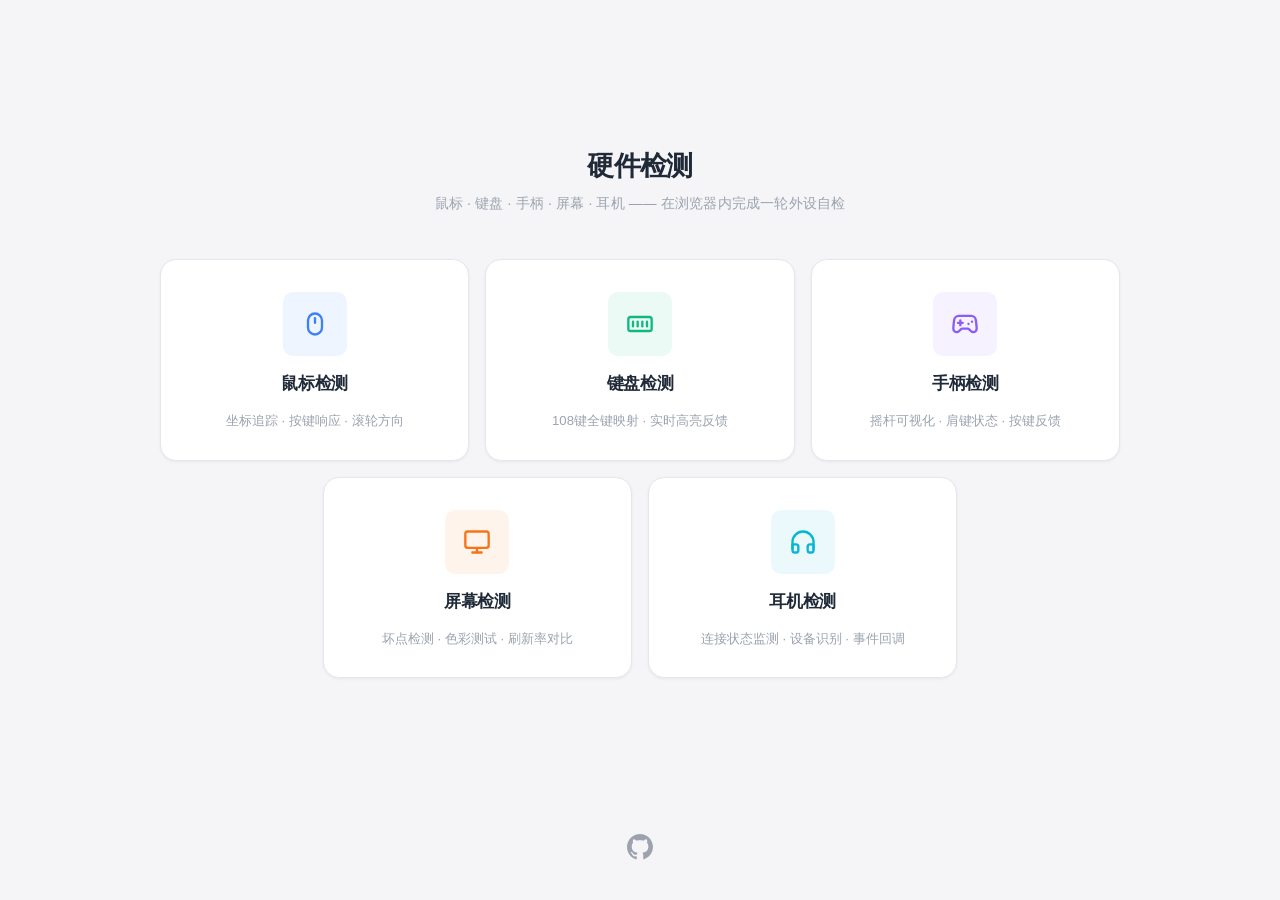
<file: index.html>
<!DOCTYPE html>
<html lang="zh-CN">
<head>
<meta charset="UTF-8">
<meta name="viewport" content="width=device-width, initial-scale=1.0">
<title>硬件监测</title>

<!-- ============================================================
     样式表（按依赖顺序加载）
     main.css 提供全局变量与通用组件，其余为各检测器专属样式
     ============================================================ -->
<link rel="stylesheet" href="css/main.css">
<link rel="stylesheet" href="css/mouse-detector.css">
<link rel="stylesheet" href="css/keyboard-detector.css">
<link rel="stylesheet" href="css/gamepad-detector.css">
<link rel="stylesheet" href="css/screen-detector.css">
<link rel="stylesheet" href="css/headphone-detector.css">
<link rel="stylesheet" href="css/headphone-audio.css">
</head>
<body>

<!-- ==================== 主页 ==================== -->
<div id="home-page" class="page active">
  <div class="home-container">
    <div class="home-head">
      <h1>硬件检测</h1>
      <p>鼠标 · 键盘 · 手柄 · 屏幕 · 耳机 —— 在浏览器内完成一轮外设自检</p>
    </div>
    <div class="card-grid">
      <button class="detection-card" onclick="navigateTo('mouse')">
        <div class="card-icon-wrap mouse">
          <svg viewBox="0 0 24 24" fill="none" stroke="currentColor" stroke-width="2" stroke-linecap="round" stroke-linejoin="round">
            <rect x="6" y="3" width="12" height="18" rx="6"/><line x1="12" y1="7" x2="12" y2="11"/>
          </svg>
        </div>
        <div class="card-title">鼠标检测</div>
        <div class="card-desc">坐标追踪 · 按键响应 · 滚轮方向</div>
      </button>

      <button class="detection-card" onclick="navigateTo('keyboard')">
        <div class="card-icon-wrap keyboard">
          <svg viewBox="0 0 24 24" fill="none" stroke="currentColor" stroke-width="2" stroke-linecap="round" stroke-linejoin="round">
            <rect x="2" y="6" width="20" height="12" rx="2"/>
            <line x1="6" y1="10" x2="6" y2="14"/><line x1="10" y1="10" x2="10" y2="14"/>
            <line x1="14" y1="10" x2="14" y2="14"/><line x1="18" y1="10" x2="18" y2="14"/>
          </svg>
        </div>
        <div class="card-title">键盘检测</div>
        <div class="card-desc">108键全键映射 · 实时高亮反馈</div>
      </button>

      <button class="detection-card" onclick="navigateTo('gamepad')">
        <div class="card-icon-wrap gamepad">
          <svg viewBox="0 0 24 24" fill="none" stroke="currentColor" stroke-width="2" stroke-linecap="round" stroke-linejoin="round">
            <line x1="6" y1="11" x2="10" y2="11"/><line x1="8" y1="9" x2="8" y2="13"/>
            <line x1="15" y1="12" x2="15.01" y2="12"/><line x1="18" y1="10" x2="18.01" y2="10"/>
            <path d="M17.32 5H6.68a4 4 0 0 0-3.978 3.59c-.006.052-.01.101-.017.152C2.604 9.416 2 14.456 2 16a3 3 0 0 0 3 3c1 0 1.5-.5 2-1l1.414-1.414A2 2 0 0 1 9.828 16h4.344a2 2 0 0 1 1.414.586L17 18c.5.5 1 1 2 1a3 3 0 0 0 3-3c0-1.545-.604-6.584-.685-7.258-.007-.05-.011-.1-.017-.151A4 4 0 0 0 17.32 5z"/>
          </svg>
        </div>
        <div class="card-title">手柄检测</div>
        <div class="card-desc">摇杆可视化 · 肩键状态 · 按键反馈</div>
      </button>

      <button class="detection-card" onclick="navigateTo('screen')">
        <div class="card-icon-wrap screen">
          <svg viewBox="0 0 24 24" fill="none" stroke="currentColor" stroke-width="2" stroke-linecap="round" stroke-linejoin="round">
            <rect x="2" y="3" width="20" height="14" rx="2"/><line x1="8" y1="21" x2="16" y2="21"/><line x1="12" y1="17" x2="12" y2="21"/>
          </svg>
        </div>
        <div class="card-title">屏幕检测</div>
        <div class="card-desc">坏点检测 · 色彩测试 · 刷新率对比</div>
      </button>

      <button class="detection-card" onclick="navigateTo('headphone')">
        <div class="card-icon-wrap headphone">
          <svg viewBox="0 0 24 24" fill="none" stroke="currentColor" stroke-width="2" stroke-linecap="round" stroke-linejoin="round">
            <path d="M3 18v-6a9 9 0 0 1 18 0v6"/>
            <path d="M21 19a2 2 0 0 1-2 2h-1a2 2 0 0 1-2-2v-3a2 2 0 0 1 2-2h3zM3 19a2 2 0 0 0 2 2h1a2 2 0 0 0 2-2v-3a2 2 0 0 0-2-2H3z"/>
          </svg>
        </div>
        <div class="card-title">耳机检测</div>
        <div class="card-desc">连接状态监测 · 设备识别 · 事件回调</div>
      </button>
    </div>
  </div>
  <footer class="home-footer">
    <a href="https://github.com/Vevolat/Hardware-Check" target="_blank" rel="noopener" class="github-link" aria-label="GitHub Repository">
      <svg viewBox="0 0 16 16" fill="currentColor" aria-hidden="true">
        <path d="M8 0C3.58 0 0 3.58 0 8c0 3.54 2.29 6.53 5.47 7.59.4.07.55-.17.55-.38 0-.19-.01-.82-.01-1.49-2.01.37-2.53-.49-2.69-.94-.09-.23-.48-.94-.82-1.13-.28-.15-.68-.52-.01-.53.63-.01 1.08.58 1.23.82.72 1.21 1.87.87 2.33.66.07-.52.28-.87.51-1.07-1.78-.2-3.64-.89-3.64-3.95 0-.87.31-1.59.82-2.15-.08-.2-.36-1.02.08-2.12 0 0 .67-.21 2.2.82.64-.18 1.32-.27 2-.27.68 0 1.36.09 2 .27 1.53-1.04 2.2-.82 2.2-.82.44 1.1.16 1.92.08 2.12.51.56.82 1.27.82 2.15 0 3.07-1.87 3.75-3.65 3.95.29.25.54.73.54 1.48 0 1.07-.01 1.93-.01 2.2 0 .21.15.46.55.38A8.012 8.012 0 0 0 16 8c0-4.42-3.58-8-8-8z"/>
      </svg>
    </a>
  </footer>
</div>

<!-- ==================== 鼠标检测 ==================== -->
<div id="mouse-page" class="page">
  <div class="nav-bar">
    <button class="back-btn" onclick="navigateTo('home')">
      <svg viewBox="0 0 24 24" fill="none" stroke="currentColor" stroke-width="2" stroke-linecap="round" stroke-linejoin="round"><path d="M19 12H5M12 19l-7-7 7-7"/></svg>
      返回
    </button>
    <span class="page-title">鼠标检测</span>
    <span class="nav-status"><span class="status-dot" id="mouse-status-dot"></span><span id="mouse-status-text">监测中</span></span>
  </div>
  <div class="sub-content">
    <p class="section-title">移动追踪</p>
    <div class="layout-split mouse-hero">
      <div class="mouse-track-zone" id="mouse-track-zone">
        <div class="crosshair-h" id="crosshair-h"></div>
        <div class="crosshair-v" id="crosshair-v"></div>
        <div class="coord-tip" id="coord-tip">X: 0, Y: 0</div>
        <div class="track-hint">在此区域内移动鼠标</div>
      </div>
      <div class="panel">
        <h3>坐标信息</h3>
        <div class="metric"><span class="metric-label">页面 X</span><span class="metric-value" id="m-page-x">0</span></div>
        <div class="metric"><span class="metric-label">页面 Y</span><span class="metric-value" id="m-page-y">0</span></div>
        <div class="metric"><span class="metric-label">视口 X</span><span class="metric-value" id="m-client-x">0</span></div>
        <div class="metric"><span class="metric-label">视口 Y</span><span class="metric-value" id="m-client-y">0</span></div>
      </div>
    </div>
    <div class="panel-grid">
      <div class="panel">
        <h3>按键状态</h3>
        <div class="indicator-row">
          <div class="indicator" id="ind-left"><span class="indicator-dot"></span>左键</div>
          <div class="indicator" id="ind-middle"><span class="indicator-dot"></span>中键</div>
          <div class="indicator" id="ind-right"><span class="indicator-dot"></span>右键</div>
        </div>
      </div>
      <div class="panel">
        <h3>滚轮与统计</h3>
        <div class="metric"><span class="metric-label">滚轮方向</span><span class="metric-value" id="m-scroll-dir">—</span></div>
        <div class="metric"><span class="metric-label">滚轮增量</span><span class="metric-value" id="m-scroll-delta">0</span></div>
        <div class="metric"><span class="metric-label">点击计数</span><span class="metric-value" id="m-click-count">0</span></div>
        <div class="metric"><span class="metric-label">移动事件</span><span class="metric-value" id="m-move-count">0</span></div>
      </div>
    </div>
  </div>
</div>

<!-- ==================== 键盘检测 ==================== -->
<div id="keyboard-page" class="page">
  <div class="nav-bar">
    <button class="back-btn" onclick="navigateTo('home')">
      <svg viewBox="0 0 24 24" fill="none" stroke="currentColor" stroke-width="2" stroke-linecap="round" stroke-linejoin="round"><path d="M19 12H5M12 19l-7-7 7-7"/></svg>
      返回
    </button>
    <span class="page-title">键盘检测</span>
    <span class="nav-status"><span class="status-dot" id="kb-status-dot"></span><span id="kb-status-text">监测中</span></span>
  </div>
  <div class="sub-content">
    <p class="section-title">实时按键</p>
    <div class="panel-grid">
      <div class="panel">
        <h3>当前按键</h3>
        <div class="indicator-row" id="kb-active-keys">
          <span style="color:var(--text-muted);font-size:.8rem">等待按键...</span>
        </div>
      </div>
      <div class="panel">
        <h3>按键详情</h3>
        <div class="metric"><span class="metric-label">按键 (key)</span><span class="metric-value" id="kb-last-key">—</span></div>
        <div class="metric"><span class="metric-label">代码 (code)</span><span class="metric-value" id="kb-last-code">—</span></div>
        <div class="metric"><span class="metric-label">键码 (keyCode)</span><span class="metric-value" id="kb-last-keycode">—</span></div>
        <div class="metric"><span class="metric-label">修饰键</span><span class="metric-value" id="kb-modifiers">—</span></div>
      </div>
    </div>

    <p class="section-title">108 键全键盘布局</p>
    <div class="keyboard-wrap" id="kb-layout"></div>

    <p class="section-title">按键事件流</p>
    <div class="key-info-panel">
      <div class="key-history scroll-y" id="kb-history">
        <div class="key-history-empty">按下任意键开始记录...</div>
      </div>
    </div>
  </div>
</div>

<!-- ==================== 手柄检测 ==================== -->
<div id="gamepad-page" class="page">
  <div class="nav-bar">
    <button class="back-btn" onclick="navigateTo('home')">
      <svg viewBox="0 0 24 24" fill="none" stroke="currentColor" stroke-width="2" stroke-linecap="round" stroke-linejoin="round"><path d="M19 12H5M12 19l-7-7 7-7"/></svg>
      返回
    </button>
    <span class="page-title">手柄检测</span>
    <span class="nav-status"><span class="status-dot" id="gp-status-dot"></span><span id="gp-status-text">监测中</span></span>
  </div>
  <div class="sub-content">
    <div class="panel gp-connection-bar" id="gp-connection-panel">
      <div class="gp-connection-status" id="gp-connection-status">
        <span style="color:var(--text-muted)">正在检测手柄连接...</span>
      </div>
    </div>

    <div id="gp-visual-panel" style="display:none">
      <p class="section-title">摇杆 & 肩键可视化</p>
      <div class="panel" style="margin-bottom:var(--space)">
        <div class="gamepad-visual-wrap" id="gp-visual"></div>
      </div>
    </div>

    <div class="panel-grid" id="gp-axes-panel" style="display:none">
      <div class="panel">
        <h3>摇杆轴值</h3><div id="gp-axes"></div>
      </div>
      <div class="panel">
        <h3>全部按钮</h3><div class="gamepad-btn-grid" id="gp-buttons"></div>
      </div>
    </div>
  </div>
</div>

<!-- ==================== 屏幕检测 ==================== -->
<div id="screen-page" class="page">
  <div class="nav-bar">
    <button class="back-btn" onclick="exitFullscreenColorTest();navigateTo('home')">
      <svg viewBox="0 0 24 24" fill="none" stroke="currentColor" stroke-width="2" stroke-linecap="round" stroke-linejoin="round"><path d="M19 12H5M12 19l-7-7 7-7"/></svg>
      返回
    </button>
    <span class="page-title">屏幕检测</span>
    <span class="nav-status" id="screen-status">就绪</span>
  </div>
  <div class="sub-content">
    <p class="section-title">屏幕信息</p>
    <div class="panel-grid">
      <div class="panel">
        <h3>显示参数</h3>
        <div class="metric"><span class="metric-label">物理分辨率</span><span class="metric-value" id="sc-resolution">—</span></div>
        <div class="metric"><span class="metric-label">可用区域</span><span class="metric-value" id="sc-avail">—</span></div>
        <div class="metric"><span class="metric-label">设备像素比</span><span class="metric-value" id="sc-dpr">—</span></div>
        <div class="metric"><span class="metric-label">色彩深度</span><span class="metric-value" id="sc-color-depth">—</span></div>
        <div class="metric"><span class="metric-label">刷新率</span><span class="metric-value" id="sc-refresh-rate">检测中...</span></div>
      </div>
      <div class="panel">
        <h3>窗口与交互</h3>
        <div class="metric"><span class="metric-label">窗口尺寸</span><span class="metric-value" id="sc-window">—</span></div>
        <div class="metric"><span class="metric-label">屏幕方向</span><span class="metric-value" id="sc-orientation">—</span></div>
        <div class="metric"><span class="metric-label">触摸支持</span><span class="metric-value" id="sc-touch">—</span></div>
        <div class="metric"><span class="metric-label">像素比(物理:逻辑)</span><span class="metric-value" id="sc-pixel-ratio-desc">—</span></div>
      </div>
    </div>

    <p class="section-title">刷新率对比 — 移动条纹动画</p>
    <div class="refresh-grid" id="refresh-grid">
      <div class="refresh-card">
        <div class="rc-header"><span>30 fps</span></div>
        <canvas id="canvas-30hz"></canvas>
      </div>
      <div class="refresh-card">
        <div class="rc-header"><span>60 fps</span></div>
        <canvas id="canvas-60hz"></canvas>
      </div>
      <div class="refresh-card">
        <div class="rc-header"><span id="native-hz-label">本机刷新率</span></div>
        <canvas id="canvas-native"></canvas>
      </div>
    </div>

    <p class="section-title">纯色 / 坏点检测 <span style="font-weight:400;font-size:.73rem;color:var(--text-muted);text-transform:none;letter-spacing:0">（点击进入全屏）</span></p>
    <div class="layout-split color-test-layout">
      <div class="color-test-area" id="color-test-area" style="background:#000" onclick="goFullscreenColorTest()">
        点击进入全屏检测 · 或点击右/下方色块切换
      </div>
      <div class="color-palette" id="color-palette">
        <div class="color-swatch" style="background:#fff" data-color="#ffffff" onclick="event.stopPropagation();setColorTest('#ffffff')"></div>
        <div class="color-swatch" style="background:#000" data-color="#000000" onclick="event.stopPropagation();setColorTest('#000000')"></div>
        <div class="color-swatch" style="background:#f00" data-color="#ff0000" onclick="event.stopPropagation();setColorTest('#ff0000')"></div>
        <div class="color-swatch" style="background:#0f0" data-color="#00ff00" onclick="event.stopPropagation();setColorTest('#00ff00')"></div>
        <div class="color-swatch" style="background:#00f" data-color="#0000ff" onclick="event.stopPropagation();setColorTest('#0000ff')"></div>
        <div class="color-swatch" style="background:#ff0" data-color="#ffff00" onclick="event.stopPropagation();setColorTest('#ffff00')"></div>
        <div class="color-swatch" style="background:#0ff" data-color="#00ffff" onclick="event.stopPropagation();setColorTest('#00ffff')"></div>
        <div class="color-swatch" style="background:#f0f" data-color="#ff00ff" onclick="event.stopPropagation();setColorTest('#ff00ff')"></div>
        <div class="color-swatch" style="background:#888" data-color="#808080" onclick="event.stopPropagation();setColorTest('#808080')"></div>
      </div>
    </div>

    <div class="screen-actions">
      <button class="btn primary" onclick="goFullscreenColorTest()">全屏纯色坏点检测</button>
      <button class="btn" onclick="startGradientTest()">渐变测试</button>
    </div>
  </div>

  <div class="fullscreen-overlay" id="fullscreen-overlay" onclick="cycleFullscreenColor()">
    <button class="fs-close" onclick="event.stopPropagation();exitFullscreenColorTest()">退出 Esc</button>
    <div class="fs-hint">点击切换颜色 · Esc 退出</div>
  </div>
</div>

<!-- ==================== 耳机检测 ==================== -->
<div id="headphone-page" class="page">
  <div class="nav-bar">
    <button class="back-btn" onclick="navigateTo('home')">
      <svg viewBox="0 0 24 24" fill="none" stroke="currentColor" stroke-width="2" stroke-linecap="round" stroke-linejoin="round"><path d="M19 12H5M12 19l-7-7 7-7"/></svg>
      返回
    </button>
    <span class="page-title">耳机检测</span>
  </div>
    <div class="sub-content">
    <p class="section-title">音频输出测试</p>
    <!-- 音乐播放检测：实时波形 + 音量控制 -->
    <div class="panel hp-audio-panel hp-detect-content">
      <h3>音乐播放检测 · 实时波形</h3>

      <div class="hp-player">
        <button class="hp-play-btn" id="hp-play-btn" onclick="toggleHeadphonePlayback()" aria-label="播放/暂停"></button>
        <div class="hp-track">
          <div class="hp-track-name">耳机测试音 · 实时波形监测</div>
          <div class="hp-track-sub" id="hp-tone-desc">正弦波 · 1000 Hz</div>
        </div>
      </div>

      <!-- 测试音参数（实时合成，无需音频文件） -->
      <div class="hp-tone-controls">
        <div class="hp-tone-row">
          <span class="hp-tone-label">频率</span>
          <input type="range" class="hp-freq-slider" id="hp-freq-slider" min="100" max="8000" step="10" value="1000"
                 oninput="setHeadphoneFreq(this.value)" aria-label="频率">
          <span class="hp-freq-value" id="hp-freq-value">1000 Hz</span>
        </div>
        <div class="hp-tone-row">
          <span class="hp-tone-label">波形</span>
          <div class="hp-wave-btns" id="hp-wave-btns">
            <button type="button" class="hp-wave-btn active" data-wave="sine" onclick="setHeadphoneWaveType('sine')">正弦</button>
            <button type="button" class="hp-wave-btn" data-wave="triangle" onclick="setHeadphoneWaveType('triangle')">三角</button>
            <button type="button" class="hp-wave-btn" data-wave="square" onclick="setHeadphoneWaveType('square')">方波</button>
            <button type="button" class="hp-wave-btn" data-wave="sawtooth" onclick="setHeadphoneWaveType('sawtooth')">锯齿</button>
          </div>
        </div>
        <div class="hp-tone-row">
          <button type="button" class="hp-ping-btn" id="hp-ping-btn" onclick="startStereoPingTest()">左右声道交替测试</button>
        </div>
      </div>

      <div class="hp-waveform-wrap">
        <canvas id="hp-waveform"></canvas>
        <div class="hp-wave-placeholder" id="hp-wave-placeholder">点击播放以查看实时波形</div>
      </div>

      <div class="hp-volume-row">
        <button class="hp-vol-icon-btn" id="hp-mute-btn" onclick="toggleHeadphoneMute()" aria-label="静音切换">
          <svg viewBox="0 0 24 24" fill="none" stroke="currentColor" stroke-width="2" stroke-linecap="round" stroke-linejoin="round">
            <polygon points="11 5 6 9 2 9 2 15 6 15 11 19 11 5"/>
            <path d="M15.54 8.46a5 5 0 0 1 0 7.07"/>
            <path d="M19.07 4.93a10 10 0 0 1 0 14.14"/>
          </svg>
        </button>
        <input type="range" class="hp-volume-slider" id="hp-volume-slider" min="0" max="100" value="100"
               oninput="setHeadphoneVolume(this.value/100)" aria-label="音量">
        <span class="hp-volume-value" id="hp-volume-value">100%</span>
      </div>
    </div>

    <!-- 声道检测 + 平衡（仅耳机连接后可用） -->
    <div class="panel hp-channel-panel hp-detect-content">
      <h3>声道检测 · 左右平衡</h3>
      <div class="hp-channel-status detecting" id="hp-channel-status">声道检测待命 — 请播放测试音以驱动检测</div>

      <div class="hp-channel-meters">
        <div class="hp-meter"><span class="hp-meter-label">L</span><div class="hp-meter-track"><div class="hp-meter-fill" id="hp-chan-l-level"></div></div></div>
        <div class="hp-meter"><span class="hp-meter-label">R</span><div class="hp-meter-track"><div class="hp-meter-fill" id="hp-chan-r-level"></div></div></div>
      </div>

      <div class="hp-balance-row">
        <span class="hp-balance-end">纯左</span>
        <input type="range" class="hp-balance-slider" id="hp-balance-slider" min="0" max="100" value="50"
               oninput="setHeadphoneBalance(this.value)" aria-label="声道平衡" disabled>
        <span class="hp-balance-end">纯右</span>
      </div>
      <div class="hp-balance-value" id="hp-balance-value">50% · 居中 (C)</div>
    </div>

    <!-- 设备列表 + 事件日志 -->
    <p class="section-title">设备与事件</p>
    <div class="panel-grid hp-detect-content">
      <div class="panel">
        <h3>音频输出设备</h3>
        <div class="hp-device-list" id="hp-device-list">
          <div class="hp-device-empty">正在枚举设备…</div>
        </div>
      </div>
      <div class="panel">
        <h3>连接事件日志</h3>
        <div class="hp-event-log" id="hp-event-log">
          <div class="hp-event-empty">暂无事件 — 插拔耳机将在此记录</div>
        </div>
      </div>
    </div>

    <!-- 事件回调 API 说明 -->
    <div class="panel-grid hp-detect-content">
      <div class="panel" style="grid-column:1/-1">
        <h3>事件回调 API（开发者参考）</h3>
        <div class="metric"><span class="metric-label">onHeadphoneEvent('connect', cb)</span><span class="metric-value">耳机连接时触发</span></div>
        <div class="metric"><span class="metric-label">onHeadphoneEvent('disconnect', cb)</span><span class="metric-value">耳机断开时触发</span></div>
        <div class="metric"><span class="metric-label">onHeadphoneEvent('change', cb)</span><span class="metric-value">状态变化时触发</span></div>
        <div class="metric"><span class="metric-label">回调参数</span><span class="metric-value">{ connected, device, devices, timestamp }</span></div>
        <div class="metric"><span class="metric-label">isHeadphoneConnected()</span><span class="metric-value">查询当前连接状态</span></div>
        <div class="metric"><span class="metric-label">offHeadphoneEvent(event, cb)</span><span class="metric-value">注销回调</span></div>
      </div>
    </div>
  </div>
</div>

<!-- ============================================================
     脚本（按依赖顺序加载，defer 确保 HTML 解析完成后执行）
     顺序：各检测器模块 → 导航 → 初始化
     ============================================================ -->
<script src="js/mouse-detector.js" defer></script>
<script src="js/keyboard-detector.js" defer></script>
<script src="js/gamepad-detector.js" defer></script>
<script src="js/screen-detector.js" defer></script>
<script src="js/headphone-detector.js" defer></script>
<script src="js/headphone-audio.js" defer></script>
<script src="js/navigation.js" defer></script>
<script src="js/main.js" defer></script>
</body>
</html>
</file>
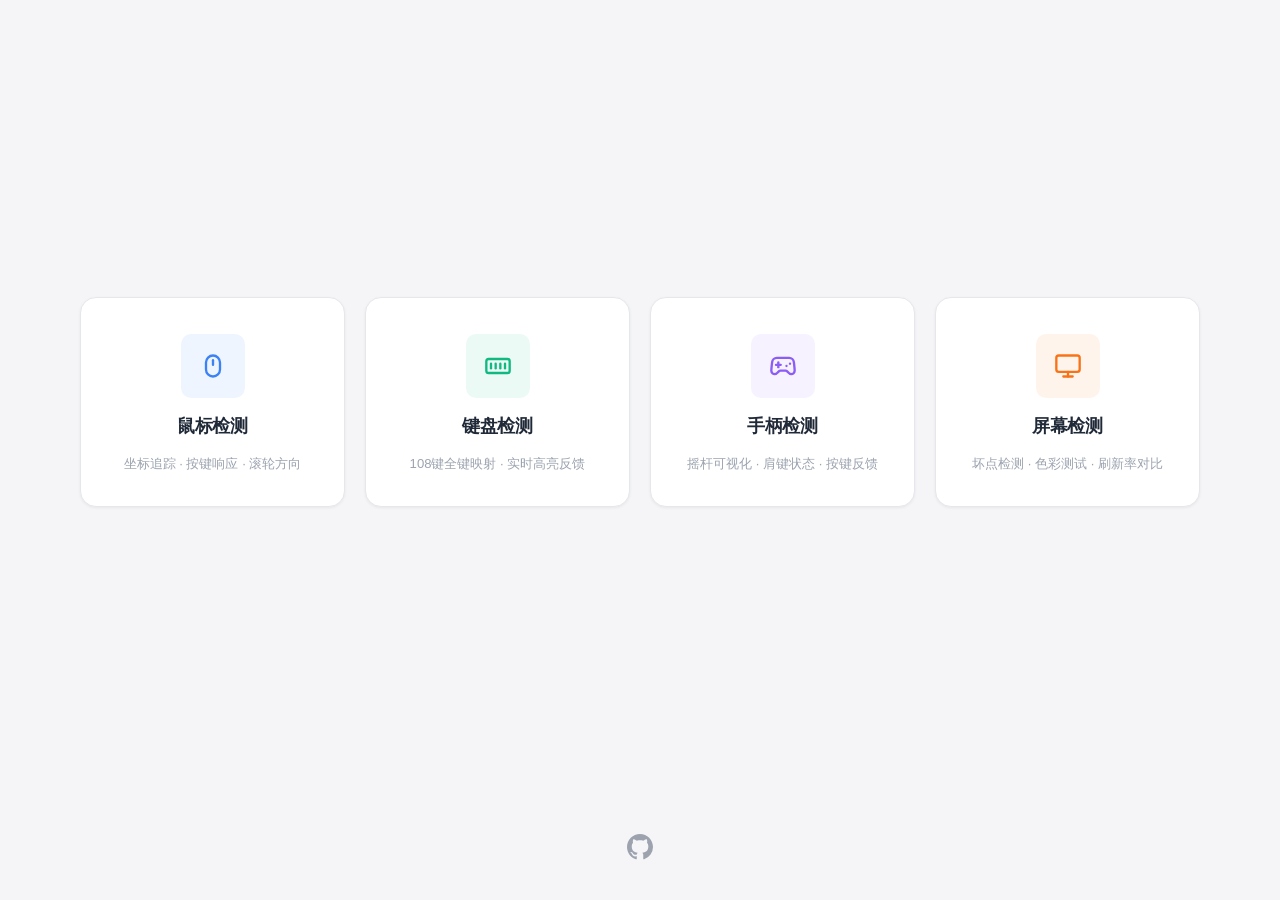
<file: monitoring-station.html>
<!DOCTYPE html>
<html lang="zh-CN">
<head>
<meta charset="UTF-8">
<meta name="viewport" content="width=device-width, initial-scale=1.0">
<title>硬件监测</title>
<style>
/* ================================================================
   CSS 变量 — 白色简约（默认）/ 暗色（夜间自动切换）
   ================================================================ */
:root {
  --bg:            #f5f5f7;
  --bg-elevated:   #ffffff;
  --bg-card:       #ffffff;
  --bg-hover:      #f0f0f3;
  --bg-input:      #f8f9fa;
  --border:        #e5e7eb;
  --border-light:  #e5e7eb;
  --text:          #1f2937;
  --text-secondary:#6b7280;
  --text-muted:    #9ca3af;
  --accent:        #3b82f6;
  --accent-hover:  #2563eb;
  --accent-subtle: rgba(59,130,246,0.08);
  --green:         #10b981;
  --green-subtle:  rgba(16,185,129,0.08);
  --red:           #ef4444;
  --red-subtle:    rgba(239,68,68,0.08);
  --yellow:        #f59e0b;
  --yellow-subtle: rgba(245,158,11,0.08);
  --orange:        #f97316;
  --orange-subtle: rgba(249,115,22,0.08);
  --purple:        #8b5cf6;
  --purple-subtle: rgba(139,92,246,0.08);
  --cyan:          #06b6d4;
  --cyan-subtle:   rgba(6,182,212,0.08);
  --shadow-sm:     0 1px 3px rgba(0,0,0,.06);
  --shadow:        0 4px 24px rgba(0,0,0,.06);
  --shadow-lg:     0 12px 40px rgba(0,0,0,.08);
  --radius:        16px;
  --radius-sm:     10px;
  --radius-xs:     6px;
  --transition:    0.2s cubic-bezier(0.4,0,0.2,1);
  --max-w:         1120px;
}

/* 夜间自动切换 */
@media (prefers-color-scheme: dark) {
  :root {
    --bg:            #0f1117;
    --bg-elevated:   #1a1d27;
    --bg-card:       #1e2130;
    --bg-hover:      #252a38;
    --bg-input:      #161822;
    --border:        #2a2d3a;
    --border-light:  #353849;
    --text:          #e8eaed;
    --text-secondary:#9aa0b0;
    --text-muted:    #6b7084;
    --accent:        #6c8cff;
    --accent-hover:  #8ba3ff;
    --accent-subtle: rgba(108,140,255,0.12);
    --green:         #34d399;
    --green-subtle:  rgba(52,211,153,0.12);
    --red:           #f87171;
    --red-subtle:    rgba(248,113,113,0.12);
    --yellow:        #fbbf24;
    --yellow-subtle: rgba(251,191,36,0.12);
    --orange:        #fb923c;
    --orange-subtle: rgba(251,146,60,0.12);
    --purple:        #a78bfa;
    --purple-subtle: rgba(167,139,250,0.12);
    --cyan:          #22d3ee;
    --cyan-subtle:   rgba(34,211,238,0.12);
    --shadow-sm:     0 1px 3px rgba(0,0,0,.3);
    --shadow:        0 4px 24px rgba(0,0,0,.4);
    --shadow-lg:     0 12px 40px rgba(0,0,0,.5);
  }
}

/* ================================================================
   基础重置
   ================================================================ */
*,*::before,*::after{box-sizing:border-box;margin:0;padding:0}
html{font-size:16px;-webkit-font-smoothing:antialiased}
body{
  font-family:-apple-system,BlinkMacSystemFont,"Segoe UI","PingFang SC","Microsoft YaHei","Helvetica Neue",sans-serif;
  background:var(--bg);color:var(--text);min-height:100vh;line-height:1.6;
}
body.no-scroll{overflow:hidden}

/* ================================================================
   页面容器
   ================================================================ */
.page{display:none;min-height:100vh;animation:fadeSlideIn .35s ease}
.page.active{display:flex;flex-direction:column}
@keyframes fadeSlideIn{from{opacity:0;transform:translateY(12px)}to{opacity:1;transform:translateY(0)}}
@keyframes pulse{0%,100%{opacity:1}50%{opacity:.5}}
@keyframes keyGlow{
  0%,100%{box-shadow:0 0 6px var(--accent-subtle),0 0 16px rgba(59,130,246,.15)}
  50%{box-shadow:0 0 12px var(--accent),0 0 28px rgba(59,130,246,.3)}
}

/* ================================================================
   导航栏
   ================================================================ */
.nav-bar{
  display:flex;align-items:center;gap:14px;padding:14px 24px;
  border-bottom:1px solid var(--border);background:var(--bg-elevated);
  position:sticky;top:0;z-index:100;backdrop-filter:blur(12px);
}
.nav-bar .back-btn{
  display:flex;align-items:center;gap:6px;
  background:var(--bg-input);color:var(--text-secondary);
  border:1px solid var(--border);padding:7px 14px;border-radius:var(--radius-xs);
  cursor:pointer;font-size:.84rem;transition:all var(--transition);font-family:inherit;
}
.nav-bar .back-btn:hover{background:var(--bg-hover);color:var(--text);border-color:var(--text-muted)}
.nav-bar .back-btn svg{width:16px;height:16px}
.nav-bar .page-title{font-size:1.05rem;font-weight:600;color:var(--text)}
.nav-bar .nav-status{margin-left:auto;font-size:.78rem;color:var(--text-muted);display:flex;align-items:center;gap:8px}
.nav-bar .status-dot{width:7px;height:7px;border-radius:50%;background:var(--green)}
.nav-bar .status-dot.idle{background:var(--text-muted)}
.nav-bar .status-dot.active-dot{background:var(--green);animation:pulse 1.5s infinite}

/* ================================================================
   主页 — 极简卡片网格
   ================================================================ */
.home-container{
  flex:1;display:flex;align-items:center;justify-content:center;
  padding:48px 24px;
}
.card-grid{
  display:grid;grid-template-columns:repeat(auto-fit,minmax(240px,1fr));
  gap:20px;width:100%;max-width:var(--max-w);
}
.detection-card{
  display:flex;flex-direction:column;align-items:center;gap:16px;
  background:var(--bg-card);border:1px solid var(--border);
  border-radius:var(--radius);padding:36px 28px 32px;cursor:pointer;
  transition:all var(--transition);text-align:center;
  color:var(--text);font-family:inherit;
  box-shadow:var(--shadow-sm);
}
.detection-card:hover{
  background:var(--bg-hover);border-color:var(--text-muted);
  transform:translateY(-4px);box-shadow:var(--shadow-lg);
}
.detection-card .card-icon-wrap{
  width:64px;height:64px;border-radius:var(--radius-sm);
  display:flex;align-items:center;justify-content:center;
  transition:transform var(--transition);
}
.detection-card:hover .card-icon-wrap{transform:scale(1.06)}
.card-icon-wrap.mouse{background:var(--accent-subtle);color:var(--accent)}
.card-icon-wrap.keyboard{background:var(--green-subtle);color:var(--green)}
.card-icon-wrap.gamepad{background:var(--purple-subtle);color:var(--purple)}
.card-icon-wrap.screen{background:var(--orange-subtle);color:var(--orange)}
.card-icon-wrap svg{width:28px;height:28px}
.detection-card .card-title{font-size:1.1rem;font-weight:650;letter-spacing:-.3px}
.detection-card .card-desc{font-size:.82rem;color:var(--text-muted);line-height:1.5;max-width:200px}

/* ================================================================
   子页面通用
   ================================================================ */
.sub-content{flex:1;padding:32px 24px;max-width:var(--max-w);margin:0 auto;width:100%}
.section-title{
  font-size:.78rem;font-weight:650;text-transform:uppercase;letter-spacing:1.2px;
  color:var(--text-muted);margin-bottom:14px;
}

/* 面板 */
.panel-grid{display:grid;grid-template-columns:repeat(auto-fit,minmax(280px,1fr));gap:16px;margin-bottom:20px}
.panel{
  background:var(--bg-card);border:1px solid var(--border);
  border-radius:var(--radius);padding:20px 22px;
  box-shadow:var(--shadow-sm);
}
.panel h3{font-size:.84rem;font-weight:600;color:var(--text-secondary);margin-bottom:12px}
.panel .metric{display:flex;justify-content:space-between;align-items:center;padding:7px 0;border-bottom:1px solid var(--border)}
.panel .metric:last-child{border-bottom:none}
.panel .metric-label{font-size:.8rem;color:var(--text-muted)}
.panel .metric-value{font-size:.88rem;font-weight:600;font-variant-numeric:tabular-nums;color:var(--text)}

/* 指示灯 */
.indicator-row{display:flex;gap:8px;flex-wrap:wrap}
.indicator{
  display:flex;align-items:center;gap:8px;padding:9px 14px;border-radius:var(--radius-xs);
  background:var(--bg-input);border:1px solid var(--border);
  font-size:.8rem;color:var(--text-muted);transition:all var(--transition);min-width:90px;
}
.indicator.active{border-color:var(--green);color:var(--green);background:var(--green-subtle)}
.indicator .indicator-dot{width:8px;height:8px;border-radius:50%;background:var(--text-muted);transition:background var(--transition)}
.indicator.active .indicator-dot{background:var(--green)}

/* ================================================================
   鼠标检测
   ================================================================ */
.mouse-track-zone{
  position:relative;width:100%;height:300px;background:var(--bg-input);
  border:2px dashed var(--border);border-radius:var(--radius);overflow:hidden;
  margin-bottom:20px;cursor:crosshair;
}
.mouse-track-zone .crosshair-h{position:absolute;left:0;right:0;height:1px;background:rgba(59,130,246,.4);pointer-events:none}
.mouse-track-zone .crosshair-v{position:absolute;top:0;bottom:0;width:1px;background:rgba(59,130,246,.4);pointer-events:none}
.mouse-track-zone .coord-tip{
  position:absolute;pointer-events:none;background:var(--bg-card);
  border:1px solid var(--border);border-radius:var(--radius-xs);
  padding:4px 10px;font-size:.74rem;color:var(--text-secondary);
  transform:translate(12px,12px);white-space:nowrap;
}
.mouse-track-zone .track-hint{
  position:absolute;top:50%;left:50%;transform:translate(-50%,-50%);
  color:var(--text-muted);font-size:.85rem;pointer-events:none;
}
.click-ripple{
  position:absolute;pointer-events:none;width:20px;height:20px;border-radius:50%;
  border:2px solid var(--accent);transform:translate(-50%,-50%);
  animation:rippleOut .6s ease-out forwards;
}
@keyframes rippleOut{to{width:80px;height:80px;opacity:0}}

/* ================================================================
   键盘检测 — 108 键全键盘（三区布局）
   ================================================================ */
.keyboard-wrap{
  background:var(--bg-card);border:1px solid var(--border);border-radius:var(--radius);
  padding:16px 14px 18px;overflow-x:auto;
  box-shadow:var(--shadow-sm);
}
/* 功能键行（横跨全部区域） */
.kb-func-row{display:flex;gap:10px;margin-bottom:6px;justify-content:center}
.kb-func-main{display:flex;gap:4px}
.kb-func-nav{display:flex;gap:4px}
/* 主体三区 */
.kb-body{display:flex;gap:10px;justify-content:center;align-items:flex-start;flex-wrap:nowrap}
.kb-main{display:flex;flex-direction:column;gap:4px}
.kb-nav{display:flex;flex-direction:column;gap:4px}
.kb-nav-row{display:flex;gap:4px}
.kb-numpad{display:grid;grid-template-columns:repeat(4,38px);grid-template-rows:repeat(5,38px);gap:4px}
/* 按键 */
.key-row{display:flex;gap:4px;flex-wrap:nowrap}
.key-key{
  height:38px;min-width:38px;padding:0 3px;
  display:flex;align-items:center;justify-content:center;
  background:var(--bg-input);border:1px solid var(--border);
  border-radius:5px;font-size:.68rem;color:var(--text-secondary);
  font-family:"SF Mono","Consolas","Menlo",monospace;
  transition:all .06s ease;user-select:none;flex-shrink:0;white-space:nowrap;
}
.kb-numpad .key-key{width:38px;min-width:38px}
.key-key.pressed{
  background:var(--accent);color:#fff;border-color:var(--accent-hover);
  transform:scale(.92);z-index:2;position:relative;
  animation:keyGlow .6s ease-in-out infinite;
}
.key-key.w15{min-width:55px}.key-key.w175{min-width:70px}
.key-key.w2{min-width:80px}.key-key.w225{min-width:90px}
.key-key.w275{min-width:110px}.key-key.w6{min-width:240px}.key-key.w625{min-width:250px}
.key-key.fn-key{opacity:.7;font-size:.62rem}
.key-key.spacer{background:transparent;border:none;min-width:24px}
.key-gap{width:24px;flex-shrink:0}

.key-info-panel{display:flex;gap:20px;flex-wrap:wrap;margin-top:16px}
.key-history{
  flex:1;min-width:280px;max-height:200px;overflow-y:auto;
  background:var(--bg-card);border:1px solid var(--border);
  border-radius:var(--radius);padding:12px 16px;box-shadow:var(--shadow-sm);
}
.key-history-item{display:flex;gap:14px;padding:4px 0;font-size:.76rem;font-family:"SF Mono","Consolas",monospace;border-bottom:1px solid var(--border)}
.key-history-item .kh-key{color:var(--accent);min-width:50px;font-weight:600}
.key-history-item .kh-code{color:var(--text-muted);min-width:90px}
.key-history-item .kh-event{min-width:30px;font-weight:600}
.key-history-item .kh-event.down-kh{color:var(--green)}
.key-history-item .kh-event.up-kh{color:var(--red)}
.key-history-empty{color:var(--text-muted);font-size:.8rem;padding:8px 0}

/* ================================================================
   手柄检测
   ================================================================ */
.gamepad-visual-wrap{
  position:relative;width:100%;max-width:560px;margin:0 auto;padding:10px 0;
}
.gamepad-visual-wrap svg{width:100%;height:auto;display:block}
.joystick-line{stroke-linecap:round;transition:all .03s linear}

.shoulder-rect{
  rx:6;transition:all .08s ease;
}
.gamepad-btn-grid{
  display:grid;grid-template-columns:repeat(4,1fr);gap:8px;max-width:420px;
}
.gbtn{
  display:flex;flex-direction:column;align-items:center;gap:4px;
  padding:9px 6px;background:var(--bg-input);border:1px solid var(--border);
  border-radius:var(--radius-xs);font-size:.7rem;color:var(--text-muted);
  transition:all var(--transition);
}
.gbtn.pressed{border-color:var(--accent);color:var(--accent);background:var(--accent-subtle)}
.gbtn .gbtn-val{font-size:.66rem;font-family:monospace;color:var(--text-secondary)}
.axis-bar{height:5px;background:var(--border);border-radius:3px;overflow:hidden;margin-top:4px}
.axis-fill{height:100%;background:var(--accent);border-radius:3px;transition:width .05s linear}

/* ================================================================
   屏幕检测
   ================================================================ */
.color-test-area{
  width:100%;height:260px;border-radius:var(--radius);border:1px solid var(--border);
  cursor:pointer;display:flex;align-items:center;justify-content:center;
  font-size:.95rem;color:rgba(128,128,128,.5);font-weight:600;
  transition:background-color .3s ease;margin-bottom:14px;
}
.color-palette{display:flex;gap:8px;flex-wrap:wrap;margin-bottom:20px}
.color-swatch{
  width:44px;height:44px;border-radius:var(--radius-xs);border:2px solid transparent;
  cursor:pointer;transition:all var(--transition);
}
.color-swatch:hover{border-color:var(--text);transform:scale(1.12)}
.color-swatch.active{border-color:var(--accent);box-shadow:0 0 14px rgba(59,130,246,.3)}

.screen-actions{display:flex;gap:10px;flex-wrap:wrap;margin-bottom:20px}
.btn{
  display:inline-flex;align-items:center;gap:6px;padding:9px 18px;
  border-radius:var(--radius-xs);font-size:.84rem;font-weight:500;cursor:pointer;
  border:1px solid var(--border);background:var(--bg-card);color:var(--text-secondary);
  transition:all var(--transition);font-family:inherit;box-shadow:var(--shadow-sm);
}
.btn:hover{background:var(--bg-hover);color:var(--text);border-color:var(--text-muted)}
.btn.primary{background:var(--accent);color:#fff;border-color:var(--accent)}
.btn.primary:hover{background:var(--accent-hover);border-color:var(--accent-hover)}

/* 全屏颜色测试遮罩 */
.fullscreen-overlay{
  display:none;position:fixed;inset:0;z-index:9999;cursor:pointer;
  transition:background-color .3s ease;
}
.fullscreen-overlay.show{display:block}
.fullscreen-overlay .fs-hint{
  position:absolute;bottom:60px;left:50%;transform:translateX(-50%);
  color:rgba(255,255,255,.45);font-size:.85rem;text-align:center;pointer-events:none;
}
.fullscreen-overlay .fs-close{
  position:absolute;top:20px;right:20px;background:rgba(255,255,255,.1);
  border:none;color:rgba(255,255,255,.6);padding:8px 16px;
  border-radius:var(--radius-xs);cursor:pointer;font-size:.82rem;transition:all var(--transition);font-family:inherit;
}
.fullscreen-overlay .fs-close:hover{background:rgba(255,255,255,.2);color:rgba(255,255,255,.9)}

/* 刷新率对比动画 — testufo 风格 */
.refresh-grid{display:grid;grid-template-columns:repeat(auto-fit,minmax(300px,1fr));gap:16px;margin-bottom:20px}
.refresh-card{
  background:var(--bg-card);border:1px solid var(--border);
  border-radius:var(--radius);overflow:hidden;box-shadow:var(--shadow-sm);
}
.refresh-card .rc-header{
  padding:11px 16px;font-size:.8rem;font-weight:600;color:var(--text-secondary);
  border-bottom:1px solid var(--border);display:flex;justify-content:space-between;align-items:center;
}
.refresh-card .rc-badge{font-size:.68rem;padding:2px 8px;border-radius:99px;font-weight:500}
.rc-badge.bad{background:var(--red-subtle);color:var(--red)}
.rc-badge.ok{background:var(--yellow-subtle);color:var(--yellow)}
.rc-badge.good{background:var(--green-subtle);color:var(--green)}
.refresh-card canvas{display:block;width:100%;height:180px;background:#1a1a2e}

/* 主页页脚 */
.home-footer{
  padding:24px 24px 32px;text-align:center;
}
.github-link{
  display:inline-flex;align-items:center;justify-content:center;
  width:40px;height:40px;border-radius:50%;
  color:var(--text-muted);transition:all var(--transition);
  text-decoration:none;
}
.github-link:hover{color:var(--text);transform:scale(1.1)}
.github-link svg{width:26px;height:26px}

/* ================================================================
   响应式
   ================================================================ */
@media(max-width:900px){
  .card-grid{grid-template-columns:repeat(2,1fr);gap:14px}
  .detection-card{padding:28px 20px 24px}
  .key-key{height:32px;min-width:30px;font-size:.6rem;padding:0 2px}
  .key-key.w15{min-width:42px}.key-key.w175{min-width:52px}
  .key-key.w2{min-width:60px}.key-key.w225{min-width:68px}
  .key-key.w275{min-width:80px}.key-key.w6{min-width:160px}.key-key.w625{min-width:168px}
  .keyboard-wrap{padding:10px 6px}
  .kb-numpad{grid-template-columns:repeat(4,30px);grid-template-rows:repeat(5,32px)}
  .kb-numpad .key-key{width:30px;min-width:30px;height:32px}
  .kb-body{gap:6px}.kb-func-row{gap:6px}
}
@media(max-width:600px){
  .card-grid{grid-template-columns:1fr;max-width:360px}
  .home-container{padding:32px 16px}
  .nav-bar{padding:10px 14px}
  .sub-content{padding:20px 14px}
  .panel-grid{grid-template-columns:1fr}
  .mouse-track-zone{height:200px}
  .color-test-area{height:180px}
  .key-key{height:28px;min-width:26px;font-size:.55rem}
  .key-key.w6{min-width:120px}.key-key.w275{min-width:60px}.key-key.w625{min-width:126px}
  .key-gap{width:12px}
  .kb-numpad{grid-template-columns:repeat(4,26px);grid-template-rows:repeat(5,28px)}
  .kb-numpad .key-key{width:26px;min-width:26px;height:28px}
  .gamepad-btn-grid{grid-template-columns:repeat(3,1fr)}
  .refresh-grid{grid-template-columns:1fr}
  .indicator-row{flex-direction:column}
  .screen-actions{flex-direction:column}
  .btn{justify-content:center}
}
</style>
</head>
<body>

<!-- ==================== 主页 ==================== -->
<div id="home-page" class="page active">
  <div class="home-container">
    <div class="card-grid">
      <button class="detection-card" onclick="navigateTo('mouse')">
        <div class="card-icon-wrap mouse">
          <svg viewBox="0 0 24 24" fill="none" stroke="currentColor" stroke-width="2" stroke-linecap="round" stroke-linejoin="round">
            <rect x="6" y="3" width="12" height="18" rx="6"/><line x1="12" y1="7" x2="12" y2="11"/>
          </svg>
        </div>
        <div class="card-title">鼠标检测</div>
        <div class="card-desc">坐标追踪 · 按键响应 · 滚轮方向</div>
      </button>

      <button class="detection-card" onclick="navigateTo('keyboard')">
        <div class="card-icon-wrap keyboard">
          <svg viewBox="0 0 24 24" fill="none" stroke="currentColor" stroke-width="2" stroke-linecap="round" stroke-linejoin="round">
            <rect x="2" y="6" width="20" height="12" rx="2"/>
            <line x1="6" y1="10" x2="6" y2="14"/><line x1="10" y1="10" x2="10" y2="14"/>
            <line x1="14" y1="10" x2="14" y2="14"/><line x1="18" y1="10" x2="18" y2="14"/>
          </svg>
        </div>
        <div class="card-title">键盘检测</div>
        <div class="card-desc">108键全键映射 · 实时高亮反馈</div>
      </button>

      <button class="detection-card" onclick="navigateTo('gamepad')">
        <div class="card-icon-wrap gamepad">
          <svg viewBox="0 0 24 24" fill="none" stroke="currentColor" stroke-width="2" stroke-linecap="round" stroke-linejoin="round">
            <line x1="6" y1="11" x2="10" y2="11"/><line x1="8" y1="9" x2="8" y2="13"/>
            <line x1="15" y1="12" x2="15.01" y2="12"/><line x1="18" y1="10" x2="18.01" y2="10"/>
            <path d="M17.32 5H6.68a4 4 0 0 0-3.978 3.59c-.006.052-.01.101-.017.152C2.604 9.416 2 14.456 2 16a3 3 0 0 0 3 3c1 0 1.5-.5 2-1l1.414-1.414A2 2 0 0 1 9.828 16h4.344a2 2 0 0 1 1.414.586L17 18c.5.5 1 1 2 1a3 3 0 0 0 3-3c0-1.545-.604-6.584-.685-7.258-.007-.05-.011-.1-.017-.151A4 4 0 0 0 17.32 5z"/>
          </svg>
        </div>
        <div class="card-title">手柄检测</div>
        <div class="card-desc">摇杆可视化 · 肩键状态 · 按键反馈</div>
      </button>

      <button class="detection-card" onclick="navigateTo('screen')">
        <div class="card-icon-wrap screen">
          <svg viewBox="0 0 24 24" fill="none" stroke="currentColor" stroke-width="2" stroke-linecap="round" stroke-linejoin="round">
            <rect x="2" y="3" width="20" height="14" rx="2"/><line x1="8" y1="21" x2="16" y2="21"/><line x1="12" y1="17" x2="12" y2="21"/>
          </svg>
        </div>
        <div class="card-title">屏幕检测</div>
        <div class="card-desc">坏点检测 · 色彩测试 · 刷新率对比</div>
      </button>
    </div>
  </div>
  <footer class="home-footer">
    <a href="https://github.com/Vevolat/Hardware-Check" target="_blank" rel="noopener" class="github-link" aria-label="GitHub Repository">
      <svg viewBox="0 0 16 16" fill="currentColor" aria-hidden="true">
        <path d="M8 0C3.58 0 0 3.58 0 8c0 3.54 2.29 6.53 5.47 7.59.4.07.55-.17.55-.38 0-.19-.01-.82-.01-1.49-2.01.37-2.53-.49-2.69-.94-.09-.23-.48-.94-.82-1.13-.28-.15-.68-.52-.01-.53.63-.01 1.08.58 1.23.82.72 1.21 1.87.87 2.33.66.07-.52.28-.87.51-1.07-1.78-.2-3.64-.89-3.64-3.95 0-.87.31-1.59.82-2.15-.08-.2-.36-1.02.08-2.12 0 0 .67-.21 2.2.82.64-.18 1.32-.27 2-.27.68 0 1.36.09 2 .27 1.53-1.04 2.2-.82 2.2-.82.44 1.1.16 1.92.08 2.12.51.56.82 1.27.82 2.15 0 3.07-1.87 3.75-3.65 3.95.29.25.54.73.54 1.48 0 1.07-.01 1.93-.01 2.2 0 .21.15.46.55.38A8.012 8.012 0 0 0 16 8c0-4.42-3.58-8-8-8z"/>
      </svg>
    </a>
  </footer>
</div>

<!-- ==================== 鼠标检测 ==================== -->
<div id="mouse-page" class="page">
  <div class="nav-bar">
    <button class="back-btn" onclick="navigateTo('home')">
      <svg viewBox="0 0 24 24" fill="none" stroke="currentColor" stroke-width="2" stroke-linecap="round" stroke-linejoin="round"><path d="M19 12H5M12 19l-7-7 7-7"/></svg>
      返回
    </button>
    <span class="page-title">鼠标检测</span>
    <span class="nav-status"><span class="status-dot" id="mouse-status-dot"></span><span id="mouse-status-text">监测中</span></span>
  </div>
  <div class="sub-content">
    <p class="section-title">移动追踪</p>
    <div class="mouse-track-zone" id="mouse-track-zone">
      <div class="crosshair-h" id="crosshair-h"></div>
      <div class="crosshair-v" id="crosshair-v"></div>
      <div class="coord-tip" id="coord-tip">X: 0, Y: 0</div>
      <div class="track-hint">在此区域内移动鼠标</div>
    </div>
    <div class="panel-grid">
      <div class="panel">
        <h3>坐标信息</h3>
        <div class="metric"><span class="metric-label">页面 X</span><span class="metric-value" id="m-page-x">0</span></div>
        <div class="metric"><span class="metric-label">页面 Y</span><span class="metric-value" id="m-page-y">0</span></div>
        <div class="metric"><span class="metric-label">视口 X</span><span class="metric-value" id="m-client-x">0</span></div>
        <div class="metric"><span class="metric-label">视口 Y</span><span class="metric-value" id="m-client-y">0</span></div>
      </div>
      <div class="panel">
        <h3>按键状态</h3>
        <div class="indicator-row">
          <div class="indicator" id="ind-left"><span class="indicator-dot"></span>左键</div>
          <div class="indicator" id="ind-middle"><span class="indicator-dot"></span>中键</div>
          <div class="indicator" id="ind-right"><span class="indicator-dot"></span>右键</div>
        </div>
      </div>
      <div class="panel">
        <h3>滚轮与统计</h3>
        <div class="metric"><span class="metric-label">滚轮方向</span><span class="metric-value" id="m-scroll-dir">—</span></div>
        <div class="metric"><span class="metric-label">滚轮增量</span><span class="metric-value" id="m-scroll-delta">0</span></div>
        <div class="metric"><span class="metric-label">点击计数</span><span class="metric-value" id="m-click-count">0</span></div>
        <div class="metric"><span class="metric-label">移动事件</span><span class="metric-value" id="m-move-count">0</span></div>
      </div>
    </div>
  </div>
</div>

<!-- ==================== 键盘检测 ==================== -->
<div id="keyboard-page" class="page">
  <div class="nav-bar">
    <button class="back-btn" onclick="navigateTo('home')">
      <svg viewBox="0 0 24 24" fill="none" stroke="currentColor" stroke-width="2" stroke-linecap="round" stroke-linejoin="round"><path d="M19 12H5M12 19l-7-7 7-7"/></svg>
      返回
    </button>
    <span class="page-title">键盘检测</span>
    <span class="nav-status"><span class="status-dot" id="kb-status-dot"></span><span id="kb-status-text">监测中</span></span>
  </div>
  <div class="sub-content">
    <p class="section-title">当前按键</p>
    <div class="panel" style="margin-bottom:14px">
      <div class="indicator-row" id="kb-active-keys">
        <span style="color:var(--text-muted);font-size:.8rem">等待按键...</span>
      </div>
    </div>

    <div class="panel-grid">
      <div class="panel">
        <h3>按键详情</h3>
        <div class="metric"><span class="metric-label">按键 (key)</span><span class="metric-value" id="kb-last-key">—</span></div>
        <div class="metric"><span class="metric-label">代码 (code)</span><span class="metric-value" id="kb-last-code">—</span></div>
        <div class="metric"><span class="metric-label">键码 (keyCode)</span><span class="metric-value" id="kb-last-keycode">—</span></div>
        <div class="metric"><span class="metric-label">修饰键</span><span class="metric-value" id="kb-modifiers">—</span></div>
      </div>
    </div>

    <p class="section-title">108 键全键盘布局</p>
    <div class="keyboard-wrap" id="kb-layout"></div>

    <div class="key-info-panel">
      <div class="key-history" id="kb-history">
        <div class="key-history-empty">按下任意键开始记录...</div>
      </div>
    </div>
  </div>
</div>

<!-- ==================== 手柄检测 ==================== -->
<div id="gamepad-page" class="page">
  <div class="nav-bar">
    <button class="back-btn" onclick="navigateTo('home')">
      <svg viewBox="0 0 24 24" fill="none" stroke="currentColor" stroke-width="2" stroke-linecap="round" stroke-linejoin="round"><path d="M19 12H5M12 19l-7-7 7-7"/></svg>
      返回
    </button>
    <span class="page-title">手柄检测</span>
    <span class="nav-status"><span class="status-dot" id="gp-status-dot"></span><span id="gp-status-text">监测中</span></span>
  </div>
  <div class="sub-content">
    <div class="panel-grid" id="gp-connection-panel">
      <div class="panel" style="grid-column:1/-1">
        <div style="text-align:center;padding:16px" id="gp-connection-status">
          <span style="color:var(--text-muted)">正在检测手柄连接...</span>
        </div>
      </div>
    </div>

    <div id="gp-visual-panel" style="display:none">
      <p class="section-title">摇杆 & 肩键可视化</p>
      <div class="panel" style="margin-bottom:16px">
        <div class="gamepad-visual-wrap" id="gp-visual"></div>
      </div>
    </div>

    <div class="panel-grid" id="gp-axes-panel" style="display:none">
      <div class="panel">
        <h3>摇杆轴值</h3><div id="gp-axes"></div>
      </div>
      <div class="panel">
        <h3>全部按钮</h3><div class="gamepad-btn-grid" id="gp-buttons"></div>
      </div>
    </div>
  </div>
</div>

<!-- ==================== 屏幕检测 ==================== -->
<div id="screen-page" class="page">
  <div class="nav-bar">
    <button class="back-btn" onclick="exitFullscreenColorTest();navigateTo('home')">
      <svg viewBox="0 0 24 24" fill="none" stroke="currentColor" stroke-width="2" stroke-linecap="round" stroke-linejoin="round"><path d="M19 12H5M12 19l-7-7 7-7"/></svg>
      返回
    </button>
    <span class="page-title">屏幕检测</span>
    <span class="nav-status" id="screen-status">就绪</span>
  </div>
  <div class="sub-content">
    <p class="section-title">屏幕信息</p>
    <div class="panel-grid">
      <div class="panel">
        <div class="metric"><span class="metric-label">物理分辨率</span><span class="metric-value" id="sc-resolution">—</span></div>
        <div class="metric"><span class="metric-label">可用区域</span><span class="metric-value" id="sc-avail">—</span></div>
        <div class="metric"><span class="metric-label">设备像素比</span><span class="metric-value" id="sc-dpr">—</span></div>
        <div class="metric"><span class="metric-label">色彩深度</span><span class="metric-value" id="sc-color-depth">—</span></div>
        <div class="metric"><span class="metric-label">刷新率</span><span class="metric-value" id="sc-refresh-rate">检测中...</span></div>
      </div>
      <div class="panel">
        <div class="metric"><span class="metric-label">窗口尺寸</span><span class="metric-value" id="sc-window">—</span></div>
        <div class="metric"><span class="metric-label">屏幕方向</span><span class="metric-value" id="sc-orientation">—</span></div>
        <div class="metric"><span class="metric-label">触摸支持</span><span class="metric-value" id="sc-touch">—</span></div>
        <div class="metric"><span class="metric-label">像素比(物理:逻辑)</span><span class="metric-value" id="sc-pixel-ratio-desc">—</span></div>
      </div>
    </div>

    <p class="section-title">刷新率对比 — 移动条纹动画</p>
    <div class="refresh-grid" id="refresh-grid">
      <div class="refresh-card">
        <div class="rc-header"><span>30 fps</span></div>
        <canvas id="canvas-30hz"></canvas>
      </div>
      <div class="refresh-card">
        <div class="rc-header"><span>60 fps</span></div>
        <canvas id="canvas-60hz"></canvas>
      </div>
      <div class="refresh-card">
        <div class="rc-header"><span id="native-hz-label">本机刷新率</span></div>
        <canvas id="canvas-native"></canvas>
      </div>
    </div>

    <p class="section-title">纯色 / 坏点检测 <span style="font-weight:400;font-size:.73rem;color:var(--text-muted)">（点击进入全屏）</span></p>
    <div class="color-test-area" id="color-test-area" style="background:#000" onclick="goFullscreenColorTest()">
      点击进入全屏检测 · 或点击下方色块切换
    </div>
    <div class="color-palette" id="color-palette">
      <div class="color-swatch" style="background:#fff" data-color="#ffffff" onclick="event.stopPropagation();setColorTest('#ffffff')"></div>
      <div class="color-swatch" style="background:#000" data-color="#000000" onclick="event.stopPropagation();setColorTest('#000000')"></div>
      <div class="color-swatch" style="background:#f00" data-color="#ff0000" onclick="event.stopPropagation();setColorTest('#ff0000')"></div>
      <div class="color-swatch" style="background:#0f0" data-color="#00ff00" onclick="event.stopPropagation();setColorTest('#00ff00')"></div>
      <div class="color-swatch" style="background:#00f" data-color="#0000ff" onclick="event.stopPropagation();setColorTest('#0000ff')"></div>
      <div class="color-swatch" style="background:#ff0" data-color="#ffff00" onclick="event.stopPropagation();setColorTest('#ffff00')"></div>
      <div class="color-swatch" style="background:#0ff" data-color="#00ffff" onclick="event.stopPropagation();setColorTest('#00ffff')"></div>
      <div class="color-swatch" style="background:#f0f" data-color="#ff00ff" onclick="event.stopPropagation();setColorTest('#ff00ff')"></div>
      <div class="color-swatch" style="background:#888" data-color="#808080" onclick="event.stopPropagation();setColorTest('#808080')"></div>
    </div>

    <div class="screen-actions">
      <button class="btn primary" onclick="goFullscreenColorTest()">全屏纯色坏点检测</button>
      <button class="btn" onclick="startGradientTest()">渐变测试</button>
    </div>
  </div>

  <div class="fullscreen-overlay" id="fullscreen-overlay" onclick="cycleFullscreenColor()">
    <button class="fs-close" onclick="event.stopPropagation();exitFullscreenColorTest()">退出 Esc</button>
    <div class="fs-hint">点击切换颜色 · Esc 退出</div>
  </div>
</div>

<script>
// ================================================================
//  页面导航
// ================================================================
function navigateTo(page){
  document.querySelectorAll('.page').forEach(p=>p.classList.remove('active'));
  const t=document.getElementById(page+'-page');
  if(t)t.classList.add('active');
  stopAllDetectors();
  if(page==='mouse')startMouseDetector();
  else if(page==='keyboard')startKeyboardDetector();
  else if(page==='gamepad')startGamepadDetector();
  else if(page==='screen'){updateScreenInfo();detectRefreshRate();startRefreshAnims()}
  exitFullscreenColorTest();
}
function stopAllDetectors(){stopMouseDetector();stopKeyboardDetector();stopGamepadDetector();stopRefreshAnims()}

// ================================================================
//  鼠标检测
// ================================================================
let mouseState={pageX:0,pageY:0,clientX:0,clientY:0,left:!1,middle:!1,right:!1,scrollDelta:0,scrollDir:'—',clickCount:0,moveCount:0};

function handleMouseMove(e){
  mouseState.pageX=e.pageX;mouseState.pageY=e.pageY;
  mouseState.clientX=e.clientX;mouseState.clientY=e.clientY;
  mouseState.moveCount++;updateMouseUI();
  const z=document.getElementById('mouse-track-zone');
  if(z){const r=z.getBoundingClientRect(),rx=e.clientX-r.left,ry=e.clientY-r.top;
    if(rx>=0&&ry>=0&&rx<=r.width&&ry<=r.height){
      document.getElementById('crosshair-h').style.top=ry+'px';
      document.getElementById('crosshair-v').style.left=rx+'px';
      document.getElementById('coord-tip').style.left=rx+'px';
      document.getElementById('coord-tip').style.top=ry+'px';
      document.getElementById('coord-tip').textContent=`X: ${Math.round(rx)}, Y: ${Math.round(ry)}`;
      document.querySelector('.track-hint').style.display='none';
      document.getElementById('mouse-status-dot').className='status-dot active-dot';
      document.getElementById('mouse-status-text').textContent='活动';
    }
  }
}
function handleMouseDown(e){
  if(e.button===0){mouseState.left=!0;mouseState.clickCount++}
  else if(e.button===1)mouseState.middle=!0;
  else if(e.button===2)mouseState.right=!0;
  updateMouseUI();
  const z=document.getElementById('mouse-track-zone');
  if(z){const r=z.getBoundingClientRect(),rip=document.createElement('div');
    rip.className='click-ripple';rip.style.left=(e.clientX-r.left)+'px';rip.style.top=(e.clientY-r.top)+'px';
    z.appendChild(rip);setTimeout(()=>rip.remove(),600)}
}
function handleMouseUp(e){
  if(e.button===0)mouseState.left=!1;
  else if(e.button===1)mouseState.middle=!1;
  else if(e.button===2)mouseState.right=!1;
  updateMouseUI();
}
function handleWheel(e){mouseState.scrollDelta=e.deltaY;mouseState.scrollDir=e.deltaY>0?'↓ 向下':e.deltaY<0?'↑ 向上':'—';updateMouseUI()}
function updateMouseUI(){
  const g=id=>document.getElementById(id);
  if(!g('m-page-x'))return;
  g('m-page-x').textContent=mouseState.pageX;g('m-page-y').textContent=mouseState.pageY;
  g('m-client-x').textContent=mouseState.clientX;g('m-client-y').textContent=mouseState.clientY;
  g('m-scroll-dir').textContent=mouseState.scrollDir;g('m-scroll-delta').textContent=mouseState.scrollDelta;
  g('m-click-count').textContent=mouseState.clickCount;g('m-move-count').textContent=mouseState.moveCount;
  ['ind-left','ind-middle','ind-right'].forEach((id,i)=>{const el=g(id);if(!el)return;(i===0?mouseState.left:i===1?mouseState.middle:mouseState.right)?el.classList.add('active'):el.classList.remove('active')})
}
function startMouseDetector(){
  document.addEventListener('mousemove',handleMouseMove);document.addEventListener('mousedown',handleMouseDown);
  document.addEventListener('mouseup',handleMouseUp);document.addEventListener('wheel',handleWheel,{passive:!0});
  document.getElementById('mouse-status-dot').className='status-dot idle';document.getElementById('mouse-status-text').textContent='待机';
}
function stopMouseDetector(){
  document.removeEventListener('mousemove',handleMouseMove);document.removeEventListener('mousedown',handleMouseDown);
  document.removeEventListener('mouseup',handleMouseUp);document.removeEventListener('wheel',handleWheel);
}

// ================================================================
//  键盘检测 — 108 键全键盘（三区布局）
// ================================================================
const pressedKeyCodes=new Set();
const keyHistoryList=[];
const MAX_KH=60;

// 功能键行 (Esc + F1~F12)
const kbFuncRow=[
  {l:'Esc',c:'Escape',w:1},{l:'',c:'',w:0.5},
  {l:'F1',c:'F1',w:1},{l:'F2',c:'F2',w:1},{l:'F3',c:'F3',w:1},{l:'F4',c:'F4',w:1},
  {l:'',c:'',w:0.5},{l:'F5',c:'F5',w:1},{l:'F6',c:'F6',w:1},{l:'F7',c:'F7',w:1},{l:'F8',c:'F8',w:1},
  {l:'',c:'',w:0.5},{l:'F9',c:'F9',w:1},{l:'F10',c:'F10',w:1},{l:'F11',c:'F11',w:1},{l:'F12',c:'F12',w:1},
];
// 功能键行右侧导航区 (PrtSc ScrLk Pause)
const kbNavFunc=[
  {l:'PrtSc',c:'PrintScreen'},{l:'ScrLk',c:'ScrollLock'},{l:'Pause',c:'Pause'},
];
// 主键区 5 行
const kbMain=[
  [
    {l:'`',c:'Backquote'},{l:'1',c:'Digit1'},{l:'2',c:'Digit2'},{l:'3',c:'Digit3'},
    {l:'4',c:'Digit4'},{l:'5',c:'Digit5'},{l:'6',c:'Digit6'},{l:'7',c:'Digit7'},
    {l:'8',c:'Digit8'},{l:'9',c:'Digit9'},{l:'0',c:'Digit0'},{l:'-',c:'Minus'},
    {l:'=',c:'Equal'},{l:'Bksp',c:'Backspace',w:2},
  ],
  [
    {l:'Tab',c:'Tab',w:1.5},{l:'Q',c:'KeyQ'},{l:'W',c:'KeyW'},{l:'E',c:'KeyE'},
    {l:'R',c:'KeyR'},{l:'T',c:'KeyT'},{l:'Y',c:'KeyY'},{l:'U',c:'KeyU'},
    {l:'I',c:'KeyI'},{l:'O',c:'KeyO'},{l:'P',c:'KeyP'},{l:'[',c:'BracketLeft'},
    {l:']',c:'BracketRight'},{l:'\\',c:'Backslash',w:1.5},
  ],
  [
    {l:'Caps',c:'CapsLock',w:1.75},{l:'A',c:'KeyA'},{l:'S',c:'KeyS'},{l:'D',c:'KeyD'},
    {l:'F',c:'KeyF'},{l:'G',c:'KeyG'},{l:'H',c:'KeyH'},{l:'J',c:'KeyJ'},
    {l:'K',c:'KeyK'},{l:'L',c:'KeyL'},{l:';',c:'Semicolon'},{l:"'",c:'Quote'},
    {l:'Enter',c:'Enter',w:2.25},
  ],
  [
    {l:'Shift',c:'ShiftLeft',w:2.25},{l:'Z',c:'KeyZ'},{l:'X',c:'KeyX'},{l:'C',c:'KeyC'},
    {l:'V',c:'KeyV'},{l:'B',c:'KeyB'},{l:'N',c:'KeyN'},{l:'M',c:'KeyM'},
    {l:',',c:'Comma'},{l:'.',c:'Period'},{l:'/',c:'Slash'},{l:'Shift',c:'ShiftRight',w:2.75},
  ],
  [
    {l:'Ctrl',c:'ControlLeft',w:1.25},{l:'Win',c:'MetaLeft',w:1.25},{l:'Alt',c:'AltLeft',w:1.25},
    {l:'',c:'Space',w:6.25},
    {l:'Alt',c:'AltRight',w:1.25},{l:'Win',c:'MetaRight',w:1.25},{l:'Menu',c:'ContextMenu',w:1.25},{l:'Ctrl',c:'ControlRight',w:1.25},
  ],
];
// 导航区 5 行 (与主键区行对齐)
const kbNav=[
  [{l:'Ins',c:'Insert'},{l:'Home',c:'Home'},{l:'PgUp',c:'PageUp'}],
  [{l:'Del',c:'Delete'},{l:'End',c:'End'},{l:'PgDn',c:'PageDown'}],
  [{l:'',c:''},{l:'',c:''},{l:'',c:''}],
  [{l:'',c:''},{l:'↑',c:'ArrowUp'},{l:'',c:''}],
  [{l:'←',c:'ArrowLeft'},{l:'↓',c:'ArrowDown'},{l:'→',c:'ArrowRight'}],
];
// 小键盘区 (CSS grid，显式定位)
const kbNumpad=[
  {l:'NumLk',c:'NumLock',gr:'1',gc:'1'},
  {l:'/',c:'NumpadDivide',gr:'1',gc:'2'},
  {l:'*',c:'NumpadMultiply',gr:'1',gc:'3'},
  {l:'-',c:'NumpadSubtract',gr:'1',gc:'4'},
  {l:'7',c:'Numpad7',gr:'2',gc:'1'},
  {l:'8',c:'Numpad8',gr:'2',gc:'2'},
  {l:'9',c:'Numpad9',gr:'2',gc:'3'},
  {l:'+',c:'NumpadAdd',gr:'2/4',gc:'4'},
  {l:'4',c:'Numpad4',gr:'3',gc:'1'},
  {l:'5',c:'Numpad5',gr:'3',gc:'2'},
  {l:'6',c:'Numpad6',gr:'3',gc:'3'},
  {l:'1',c:'Numpad1',gr:'4',gc:'1'},
  {l:'2',c:'Numpad2',gr:'4',gc:'2'},
  {l:'3',c:'Numpad3',gr:'4',gc:'3'},
  {l:'Enter',c:'NumpadEnter',gr:'4/6',gc:'4'},
  {l:'0',c:'Numpad0',gr:'5',gc:'1/3'},
  {l:'.',c:'NumpadDecimal',gr:'5',gc:'3'},
];

let keyElMap={};

function getWClass(w){
  if(!w||w===1)return'';
  if(w>=6.25)return'w625';
  if(w>=6)return'w6';
  if(w>=2.75)return'w275';
  if(w>=2.25)return'w225';
  if(w>=2)return'w2';
  if(w>=1.75)return'w175';
  if(w>=1.5)return'w15';
  return'';
}

function buildKeyboardUI(){
  const container=document.getElementById('kb-layout');
  keyElMap={};
  var html='';

  // 功能键行
  html+='<div class="kb-func-row"><div class="kb-func-main">';
  kbFuncRow.forEach(function(k){
    if(!k.c){html+='<div class="key-key spacer" style="min-width:'+((k.w||0.5)*38)+'px"></div>';return}
    html+='<span class="key-key '+getWClass(k.w)+'" data-code="'+k.c+'">'+k.l+'</span>';
  });
  html+='</div><div class="kb-func-nav">';
  kbNavFunc.forEach(function(k){
    html+='<span class="key-key" data-code="'+k.c+'">'+k.l+'</span>';
  });
  html+='</div></div>';

  // 主体三区
  html+='<div class="kb-body">';

  // 主键区
  html+='<div class="kb-main">';
  kbMain.forEach(function(row){
    html+='<div class="key-row">';
    row.forEach(function(k){
      if(!k.c){html+='<div class="key-key spacer" style="min-width:'+((k.w||0.5)*38)+'px"></div>';return}
      html+='<span class="key-key '+getWClass(k.w)+'" data-code="'+k.c+'">'+k.l+'</span>';
    });
    html+='</div>';
  });
  html+='</div>';

  // 导航区
  html+='<div class="kb-nav">';
  kbNav.forEach(function(row){
    html+='<div class="kb-nav-row">';
    row.forEach(function(k){
      if(!k.c){html+='<div class="key-key spacer"></div>';return}
      html+='<span class="key-key" data-code="'+k.c+'">'+k.l+'</span>';
    });
    html+='</div>';
  });
  html+='</div>';

  // 小键盘区
  html+='<div class="kb-numpad">';
  kbNumpad.forEach(function(k){
    html+='<span class="key-key" data-code="'+k.c+'" style="grid-row:'+k.gr+';grid-column:'+k.gc+'">'+k.l+'</span>';
  });
  html+='</div>';

  html+='</div>';
  container.innerHTML=html;
  container.querySelectorAll('.key-key[data-code]').forEach(function(el){keyElMap[el.dataset.code]=el});
}

function handleKeyDown_kb(e){
  if(e.key==='Escape'&&document.getElementById('fullscreen-overlay').classList.contains('show')){
    e.preventDefault();e.stopPropagation();exitFullscreenColorTest();return;
  }
  e.preventDefault();
  var code=e.code;
  if(pressedKeyCodes.has(code))return;
  pressedKeyCodes.add(code);

  var mods=[];
  if(e.ctrlKey)mods.push('Ctrl');if(e.altKey)mods.push('Alt');
  if(e.shiftKey)mods.push('Shift');if(e.metaKey)mods.push('Meta');

  document.getElementById('kb-last-key').textContent=e.key||'(空)';
  document.getElementById('kb-last-code').textContent=code;
  document.getElementById('kb-last-keycode').textContent=e.keyCode;
  document.getElementById('kb-modifiers').textContent=mods.join('+')||'无';

  keyHistoryList.unshift({key:e.key||code,code:code,event:'down',time:Date.now()});
  if(keyHistoryList.length>MAX_KH)keyHistoryList.pop();

  highlightKeyboardKey(code,true); // 持续高亮
  updateActiveKeys();
  updateKeyHistory();
  document.getElementById('kb-status-dot').className='status-dot active-dot';
  document.getElementById('kb-status-text').textContent='按键中';
}

function handleKeyUp_kb(e){
  if(document.getElementById('fullscreen-overlay').classList.contains('show'))return;
  e.preventDefault();
  var code=e.code;
  pressedKeyCodes.delete(code);

  keyHistoryList.unshift({key:e.key||code,code:code,event:'up',time:Date.now()});
  if(keyHistoryList.length>MAX_KH)keyHistoryList.pop();

  // 不移除高亮 — 持续高亮直到刷新
  updateActiveKeys();
  updateKeyHistory();
  if(pressedKeyCodes.size===0){
    document.getElementById('kb-status-dot').className='status-dot idle';
    document.getElementById('kb-status-text').textContent='待机';
  }
}

function highlightKeyboardKey(code,pressed){
  var el=keyElMap[code];
  if(!el)return;
  if(pressed)el.classList.add('pressed');
  // 不移除 — 持续高亮
}

function updateActiveKeys(){
  var c=document.getElementById('kb-active-keys');
  if(pressedKeyCodes.size===0){c.innerHTML='<span style="color:var(--text-muted);font-size:.8rem">等待按键...</span>';return}
  c.innerHTML=Array.from(pressedKeyCodes).map(function(k){return'<span class="indicator active"><span class="indicator-dot"></span>'+k+'</span>'}).join('');
}

function updateKeyHistory(){
  var c=document.getElementById('kb-history');
  if(keyHistoryList.length===0){c.innerHTML='<div class="key-history-empty">按下任意键开始记录...</div>';return}
  c.innerHTML=keyHistoryList.slice(0,30).map(function(item){
    return'<div class="key-history-item">'+
      '<span class="kh-key">'+item.key+'</span>'+
      '<span class="kh-code">'+item.code+'</span>'+
      '<span class="kh-event '+(item.event==='down'?'down-kh':'up-kh')+'">'+(item.event==='down'?'↓':'↑')+'</span>'+
    '</div>';
  }).join('');
}

let kbStarted=false;
function startKeyboardDetector(){
  if(!kbStarted){buildKeyboardUI();kbStarted=true}
  document.addEventListener('keydown',handleKeyDown_kb,true);
  document.addEventListener('keyup',handleKeyUp_kb,true);
  document.getElementById('kb-status-dot').className='status-dot idle';
  document.getElementById('kb-status-text').textContent='待机';
}
function stopKeyboardDetector(){
  pressedKeyCodes.clear();
  document.removeEventListener('keydown',handleKeyDown_kb,true);
  document.removeEventListener('keyup',handleKeyUp_kb,true);
}

// ================================================================
//  手柄检测 — 肩键 + 摇杆倾斜线
// ================================================================
let gamepadInterval=null;
let lastGamepadCount=0;

function buildGamepadSVG(){
  const wrap=document.getElementById('gp-visual');
  wrap.innerHTML=`
  <svg viewBox="0 0 560 280" xmlns="http://www.w3.org/2000/svg">
    <defs>
      <radialGradient id="jBg" cx="50%" cy="50%"><stop offset="0%" stop-color="#2a2d3a"/><stop offset="100%" stop-color="#161822"/></radialGradient>
      <filter id="jGlow"><feGaussianBlur stdDeviation="2.5"/><feMerge><feMergeNode in="blur"/><feMergeNode in="SourceGraphic"/></feMerge></filter>
    </defs>

    <!-- 肩键：L2(trigger 上) L1(bumper 下) -->
    <rect id="gp-l2" x="38" y="22" width="130" height="20" rx="5" fill="#1a1d27" stroke="#2a2d3a" stroke-width="1.5" class="shoulder-rect"/>
    <rect id="gp-l1" x="38" y="48" width="130" height="16" rx="4" fill="#1e2130" stroke="#2a2d3a" stroke-width="1.5" class="shoulder-rect"/>
    <text x="103" y="36" text-anchor="middle" fill="#4a4f62" font-size="9" font-family="sans-serif">L2 (LT)</text>
    <text x="103" y="60" text-anchor="middle" fill="#4a4f62" font-size="9" font-family="sans-serif">L1 (LB)</text>

    <!-- 肩键：R2(trigger 上) R1(bumper 下) -->
    <rect id="gp-r2" x="392" y="22" width="130" height="20" rx="5" fill="#1a1d27" stroke="#2a2d3a" stroke-width="1.5" class="shoulder-rect"/>
    <rect id="gp-r1" x="392" y="48" width="130" height="16" rx="4" fill="#1e2130" stroke="#2a2d3a" stroke-width="1.5" class="shoulder-rect"/>
    <text x="457" y="36" text-anchor="middle" fill="#4a4f62" font-size="9" font-family="sans-serif">R2 (RT)</text>
    <text x="457" y="60" text-anchor="middle" fill="#4a4f62" font-size="9" font-family="sans-serif">R1 (RB)</text>

    <!-- 左摇杆底板 -->
    <rect x="45" y="82" width="120" height="120" rx="16" fill="url(#jBg)" stroke="#2a2d3a" stroke-width="1.5"/>
    <!-- 右摇杆底板 -->
    <rect x="395" y="82" width="120" height="120" rx="16" fill="url(#jBg)" stroke="#2a2d3a" stroke-width="1.5"/>

    <!-- 左摇杆基准圈 -->
    <circle cx="105" cy="142" r="42" fill="none" stroke="#353849" stroke-width="1" stroke-dasharray="5 4"/>
    <circle cx="105" cy="142" r="22" fill="none" stroke="#2a2d3a" stroke-width="1"/>
    <circle cx="105" cy="142" r="4" fill="#4a4f62"/>

    <!-- 右摇杆基准圈 -->
    <circle cx="455" cy="142" r="42" fill="none" stroke="#353849" stroke-width="1" stroke-dasharray="5 4"/>
    <circle cx="455" cy="142" r="22" fill="none" stroke="#2a2d3a" stroke-width="1"/>
    <circle cx="455" cy="142" r="4" fill="#4a4f62"/>

    <!-- 左摇杆倾斜方向线 -->
    <line id="gp-line-l" x1="105" y1="142" x2="105" y2="142" stroke="#6c8cff" stroke-width="3" filter="url(#jGlow)" class="joystick-line"/>
    <!-- 右摇杆倾斜方向线 -->
    <line id="gp-line-r" x1="455" y1="142" x2="455" y2="142" stroke="#a78bfa" stroke-width="3" filter="url(#jGlow)" class="joystick-line"/>

    <!-- 左摇杆圆心 -->
    <circle id="gp-dot-l" cx="105" cy="142" r="10" fill="#6c8cff" filter="url(#jGlow)"/>
    <!-- 右摇杆圆心 -->
    <circle id="gp-dot-r" cx="455" cy="142" r="10" fill="#a78bfa" filter="url(#jGlow)"/>

    <!-- 标签 -->
    <text x="105" y="218" text-anchor="middle" fill="#6b7084" font-size="11" font-family="sans-serif">左摇杆</text>
    <text x="455" y="218" text-anchor="middle" fill="#6b7084" font-size="11" font-family="sans-serif">右摇杆</text>
    <text x="280" y="130" text-anchor="middle" fill="#4a4f62" font-size="10" font-family="sans-serif">D-Pad · 功能键 · 菜单键</text>
    <text x="280" y="148" text-anchor="middle" fill="#3a3f52" font-size="9" font-family="sans-serif">按钮详情见下方面板</text>

    <!-- 轴值 -->
    <text id="gp-al" x="105" y="240" text-anchor="middle" fill="#9aa0b0" font-size="11" font-family="monospace">X:0.00 Y:0.00</text>
    <text id="gp-ar" x="455" y="240" text-anchor="middle" fill="#9aa0b0" font-size="11" font-family="monospace">X:0.00 Y:0.00</text>
  </svg>`;
}

function pollGamepad(){
  const gamepads=navigator.getGamepads?navigator.getGamepads():[];
  let gp=null;
  for(let i=0;i<gamepads.length;i++){if(gamepads[i]){gp=gamepads[i];break}}

  const connEl=document.getElementById('gp-connection-status');
  const axesPanel=document.getElementById('gp-axes-panel');
  const visualPanel=document.getElementById('gp-visual-panel');

  if(!gp){
    if(lastGamepadCount!==0){connEl.innerHTML='<span style="color:var(--text-muted)">未检测到手柄 · 请连接后按任意键激活</span>';
      document.getElementById('gp-status-dot').className='status-dot idle';document.getElementById('gp-status-text').textContent='未连接';lastGamepadCount=0}
    axesPanel.style.display='none';visualPanel.style.display='none';return;
  }

  if(lastGamepadCount<=0){
    connEl.innerHTML=`<span style="color:var(--green)">已连接: ${gp.id}</span>`;
    document.getElementById('gp-status-dot').className='status-dot active-dot';document.getElementById('gp-status-text').textContent='已连接';
    lastGamepadCount=1;buildGamepadSVG();axesPanel.style.display='';visualPanel.style.display='';
  }

  // 轴值
  const axesC=document.getElementById('gp-axes');
  const axisNames=['左摇杆 X','左摇杆 Y','右摇杆 X','右摇杆 Y'];
  axesC.innerHTML=gp.axes.slice(0,4).map((v,i)=>{
    const pct=((v+1)/2*100).toFixed(1);
    return `<div class="metric"><span class="metric-label">${axisNames[i]||'轴'+i}</span><span class="metric-value">${v.toFixed(4)}</span><div class="axis-bar"><div class="axis-fill" style="width:${pct}%"></div></div></div>`;
  }).join('');

  // 按钮
  const btnNames=['A','B','X','Y','LB','RB','LT','RT','Back','Start','L3','R3','↑','↓','←','→'];
  document.getElementById('gp-buttons').innerHTML=gp.buttons.slice(0,16).map((btn,i)=>
    `<div class="gbtn${btn.pressed?' pressed':''}"><span>${btnNames[i]||'B'+i}</span><span class="gbtn-val">${btn.value.toFixed(2)}</span></div>`).join('');

  // 摇杆可视化
  const maxR=40;
  const ax0=gp.axes[0]||0,ax1=gp.axes[1]||0,ax2=gp.axes[2]||0,ax3=gp.axes[3]||0;
  const lx=105+ax0*maxR,ly=142+ax1*maxR,rx=455+ax2*maxR,ry=142+ax3*maxR;

  const lineL=document.getElementById('gp-line-l');if(lineL){lineL.setAttribute('x2',lx);lineL.setAttribute('y2',ly)}
  const dotL=document.getElementById('gp-dot-l');if(dotL){dotL.setAttribute('cx',lx);dotL.setAttribute('cy',ly)}
  const lineR=document.getElementById('gp-line-r');if(lineR){lineR.setAttribute('x2',rx);lineR.setAttribute('y2',ry)}
  const dotR=document.getElementById('gp-dot-r');if(dotR){dotR.setAttribute('cx',rx);dotR.setAttribute('cy',ry)}

  const labelL=document.getElementById('gp-al');if(labelL)labelL.textContent=`X:${ax0.toFixed(2)} Y:${ax1.toFixed(2)}`;
  const labelR=document.getElementById('gp-ar');if(labelR)labelR.textContent=`X:${ax2.toFixed(2)} Y:${ax3.toFixed(2)}`;

  // 肩键 L1/B4 L2/B6 R1/B5 R2/B7
  function setShoulder(id,bIdx,color){const el=document.getElementById(id);if(!el)return;const btn=gp.buttons[bIdx];
    if(btn&&btn.value>0.05){el.setAttribute('fill',color);el.setAttribute('stroke',color);el.setAttribute('stroke-width','2')}
    else{el.setAttribute('fill','#1a1d27');el.setAttribute('stroke','#2a2d3a');el.setAttribute('stroke-width','1.5')}}
  setShoulder('gp-l2',6,'#f87171');setShoulder('gp-l1',4,'#f87171');
  setShoulder('gp-r2',7,'#f87171');setShoulder('gp-r1',5,'#f87171');
}

function startGamepadDetector(){
  document.getElementById('gp-status-dot').className='status-dot idle';document.getElementById('gp-status-text').textContent='检测中';
  document.getElementById('gp-connection-status').innerHTML='<span style="color:var(--text-muted)">正在检测手柄连接...</span>';
  document.getElementById('gp-axes-panel').style.display='none';document.getElementById('gp-visual-panel').style.display='none';
  lastGamepadCount=-1;gamepadInterval=setInterval(pollGamepad,50);
}
function stopGamepadDetector(){if(gamepadInterval){clearInterval(gamepadInterval);gamepadInterval=null}}

// ================================================================
//  屏幕检测
// ================================================================
function updateScreenInfo(){
  const dpr=window.devicePixelRatio||1;
  // 物理分辨率 = 屏幕逻辑尺寸 × 设备像素比(DPR)
  document.getElementById('sc-resolution').textContent=`${screen.width}×${screen.height}（物理: ${Math.round(screen.width*dpr)}×${Math.round(screen.height*dpr)}）`;
  // 可用区域 = 逻辑像素（不减DPR，这是可用的CSS像素区域）
  document.getElementById('sc-avail').textContent=`${screen.availWidth}×${screen.availHeight}`;
  document.getElementById('sc-dpr').textContent=dpr.toFixed(1);
  document.getElementById('sc-color-depth').textContent=screen.colorDepth+' bit';
  document.getElementById('sc-window').textContent=`${window.innerWidth}×${window.innerHeight}`;
  document.getElementById('sc-orientation').textContent=screen.orientation?screen.orientation.type:'N/A';
  const hasTouch='ontouchstart' in window||navigator.maxTouchPoints>0;
  document.getElementById('sc-touch').textContent=hasTouch?'支持 (点数: '+(navigator.maxTouchPoints||'?')+')':'不支持';
  document.getElementById('sc-touch').style.color=hasTouch?'var(--green)':'var(--text-muted)';
  document.getElementById('sc-pixel-ratio-desc').textContent=`${Math.round(screen.width*dpr)}:${screen.width} = ${dpr.toFixed(1)}:1`;
}

// 刷新率检测 — 多帧采样
let detectedHz=60;
function detectRefreshRate(){
  return new Promise(resolve=>{
    const samples=[];let lastTime=performance.now();
    function sample(t){
      const dt=t-lastTime;lastTime=t;
      if(dt>0&&dt<200)samples.push(1000/dt);
      if(samples.length>=120){
        // 取中位附近样本，排除极端值
        const sorted=[...samples].sort((a,b)=>a-b);
        const trimmed=sorted.slice(10,-10); // 去掉头尾10个样本
        const avg=trimmed.reduce((a,b)=>a+b,0)/trimmed.length;
        // 圆整到常见刷新率
        const commonHz=[24,30,48,50,60,72,75,90,100,120,144,165,180,200,240,300,360];
        let hz=60;
        for(const c of commonHz){if(Math.abs(avg-c)<Math.abs(avg-hz))hz=c}
        detectedHz=hz;
        document.getElementById('sc-refresh-rate').textContent=hz+' Hz';
        document.getElementById('sc-refresh-rate').style.color='var(--green)';
        document.getElementById('native-hz-label').textContent=hz+' fps (本机)';
        resolve(hz);return;
      }
      requestAnimationFrame(sample);
    }
    requestAnimationFrame(sample);
  });
}

// ================================================================
//  刷新率对比动画 — testufo 风格
//  垂直条纹背景 + 移动物体，通过不同帧率展示流畅度差异
// ================================================================
let rafId=null;

function initCanvas(canvasId){
  const canvas=document.getElementById(canvasId);
  if(!canvas)return null;
  const ctx=canvas.getContext('2d');
  return{
    canvas,ctx,x:0,
    resize(){
      const rect=canvas.getBoundingClientRect();
      const w=rect.width,h=rect.height;
      const dpr=window.devicePixelRatio||1;
      if(canvas.width!==Math.round(w*dpr)||canvas.height!==Math.round(h*dpr)){
        canvas.width=Math.round(w*dpr);canvas.height=Math.round(h*dpr);
        ctx.setTransform(dpr,0,0,dpr,0,0);
      }
      return{w,h};
    }
  };
}

function drawTestUFOStyleFrame(ctx,w,h,x){
  // 暗色背景
  ctx.fillStyle='#1a1a2e';ctx.fillRect(0,0,w,h);

  // 垂直条纹背景 — testufo 标志性的栅栏效果
  var stripeW=8,gap=6,stripeStep=stripeW+gap;
  ctx.fillStyle='rgba(255,255,255,.06)';
  for(var sx=-((x%stripeStep)|0);sx<w+stripeStep;sx+=stripeStep){
    ctx.fillRect(sx,0,stripeW,h);
  }

  // 中心参考线
  ctx.strokeStyle='rgba(255,255,255,.08)';ctx.lineWidth=1;
  ctx.beginPath();ctx.moveTo(0,h/2);ctx.lineTo(w,h/2);ctx.stroke();

  // 移动的 UFO —— 由多层组成
  var cx=x%w,cy=h/2;

  // 主体（梭形/碟形）
  ctx.save();
  ctx.translate(cx,cy);
  ctx.beginPath();
  ctx.ellipse(0,0,22,10,0,0,Math.PI*2);
  var bodyGrad=ctx.createLinearGradient(0,-10,0,10);
  bodyGrad.addColorStop(0,'#6c8cff');bodyGrad.addColorStop(.5,'#3b5fd9');bodyGrad.addColorStop(1,'#1a3a8a');
  ctx.fillStyle=bodyGrad;ctx.fill();
  ctx.strokeStyle='rgba(255,255,255,.3)';ctx.lineWidth=1.5;ctx.stroke();

  // 穹顶
  ctx.beginPath();ctx.ellipse(0,-2,13,8,0,Math.PI,0);
  var domeGrad=ctx.createLinearGradient(0,-10,0,0);
  domeGrad.addColorStop(0,'rgba(255,255,255,.5)');domeGrad.addColorStop(1,'rgba(108,140,255,.6)');
  ctx.fillStyle=domeGrad;ctx.fill();

  // 亮点
  ctx.beginPath();ctx.arc(-5,-5,3,0,Math.PI*2);
  ctx.fillStyle='rgba(255,255,255,.7)';ctx.fill();

  ctx.restore();

  // 速度刻度
  ctx.fillStyle='rgba(255,255,255,.08)';ctx.font='9px monospace';ctx.textAlign='center';
  for(var i=0;i<w;i+=stripeStep*4){
    ctx.fillRect(i,h-8,1,8);
  }
}

function startRefreshAnims(){
  stopRefreshAnims();
  var a30=initCanvas('canvas-30hz'),a60=initCanvas('canvas-60hz'),aN=initCanvas('canvas-native');
  if(!a30||!a60||!aN)return;

  var speed=180; // 像素/秒 — 三个动画速度相同
  var lastTime=performance.now();
  var lastUpdate30=lastTime,lastUpdate60=lastTime;
  var interval30=1000/30,interval60=1000/60;

  function drawObj(obj){
    var dims=obj.resize();
    var w=dims.w,h=dims.h;
    if(!w||!h)return;
    drawTestUFOStyleFrame(obj.ctx,w,h,obj.x);
  }

  function loop(now){
    var dt=now-lastTime;
    lastTime=now;

    // 30fps: 只在间隔到达时更新位置（产生跳跃感）
    if(now-lastUpdate30>=interval30){
      var updateDt=now-lastUpdate30;
      a30.x+=speed*(updateDt/1000);
      var w30=a30.resize().w;
      if(a30.x>w30+60)a30.x=-60;
      lastUpdate30=now;
    }

    // 60fps: 每 ~16.7ms 更新位置
    if(now-lastUpdate60>=interval60){
      var updateDt6=now-lastUpdate60;
      a60.x+=speed*(updateDt6/1000);
      var w60=a60.resize().w;
      if(a60.x>w60+60)a60.x=-60;
      lastUpdate60=now;
    }

    // 本机: 每帧更新位置（最顺滑）
    aN.x+=speed*(dt/1000);
    var wN=aN.resize().w;
    if(aN.x>wN+60)aN.x=-60;

    // 三个 canvas 每帧都绘制（让用户看到 30fps 的跳跃效果）
    drawObj(a30);drawObj(a60);drawObj(aN);

    rafId=requestAnimationFrame(loop);
  }
  rafId=requestAnimationFrame(loop);
}

function stopRefreshAnims(){
  if(rafId){cancelAnimationFrame(rafId);rafId=null}
}

// ================================================================
//  全屏颜色检测
// ================================================================
const colorSequence=['#ffffff','#000000','#ff0000','#00ff00','#0000ff','#ffff00','#00ffff','#ff00ff','#808080'];

function goFullscreenColorTest(){
  const el=document.documentElement;
  if(el.requestFullscreen)el.requestFullscreen();else if(el.webkitRequestFullscreen)el.webkitRequestFullscreen();
  document.body.classList.add('no-scroll');
  const overlay=document.getElementById('fullscreen-overlay');
  overlay.classList.add('show');
  const area=document.getElementById('color-test-area');
  const bg=area?area.style.backgroundColor:'#000000';
  overlay.style.backgroundColor=bg;
  window._fsIdx=colorSequence.findIndex(c=>c.toLowerCase()===rgbToHex(bg).toLowerCase());
  if(window._fsIdx<0)window._fsIdx=0;
}

function cycleFullscreenColor(){
  const overlay=document.getElementById('fullscreen-overlay');
  if(!overlay.classList.contains('show'))return;
  window._fsIdx=((window._fsIdx||0)+1)%colorSequence.length;
  overlay.style.backgroundColor=colorSequence[window._fsIdx];
  document.querySelectorAll('.color-swatch').forEach(s=>s.classList.toggle('active',s.dataset.color.toLowerCase()===colorSequence[window._fsIdx].toLowerCase()));
}

function exitFullscreenColorTest(){
  document.getElementById('fullscreen-overlay').classList.remove('show');
  document.body.classList.remove('no-scroll');
}

function setColorTest(color){
  document.getElementById('color-test-area').style.backgroundColor=color;
  document.querySelectorAll('.color-swatch').forEach(s=>s.classList.toggle('active',s.dataset.color.toLowerCase()===color.toLowerCase()));
  const overlay=document.getElementById('fullscreen-overlay');
  if(overlay.classList.contains('show')){overlay.style.backgroundColor=color;
    window._fsIdx=colorSequence.findIndex(c=>c.toLowerCase()===color.toLowerCase());if(window._fsIdx<0)window._fsIdx=0}
}

function startGradientTest(){
  const area=document.getElementById('color-test-area');
  area.style.background='linear-gradient(135deg,#f00,#f80,#ff0,#0f0,#0ff,#00f,#80f,#f0f)';
  document.querySelectorAll('.color-swatch').forEach(s=>s.classList.remove('active'));
}

function rgbToHex(rgb){
  if(!rgb||rgb==='transparent')return'#000000';
  if(rgb.startsWith('#'))return rgb;
  const m=rgb.match(/[\d.]+/g);if(!m||m.length<3)return'#000000';
  return'#'+m.slice(0,3).map(x=>parseInt(x).toString(16).padStart(2,'0')).join('');
}

document.addEventListener('fullscreenchange',()=>{if(!document.fullscreenElement)exitFullscreenColorTest()});
document.addEventListener('webkitfullscreenchange',()=>{if(!document.webkitFullscreenElement)exitFullscreenColorTest()});

window.addEventListener('resize',()=>{
  if(document.getElementById('screen-page').classList.contains('active'))updateScreenInfo();
});

// ================================================================
//  初始化
// ================================================================
function init(){
  startMouseDetector();
  updateScreenInfo();
  detectRefreshRate();
}
init();
</script>
</body>
</html>
</file>
<file: css/main.css>
/* ================================================================
   main.css — 全局样式
   依赖：无（被所有页面引用）
   包含：CSS 变量（主题）、基础重置、页面容器、导航栏、
         主页卡片网格、子页面通用面板/指示灯/按钮、页脚、响应式
   ================================================================ */

/* ----------------------------------------------------------------
   CSS 变量 — 白色简约（默认）/ 暗色（夜间自动切换）
   ---------------------------------------------------------------- */
:root {
  --bg:            #f5f5f7;
  --bg-elevated:   #ffffff;
  --bg-card:       #ffffff;
  --bg-hover:      #f0f0f3;
  --bg-input:      #f8f9fa;
  --border:        #e5e7eb;
  --border-light:  #e5e7eb;
  --text:          #1f2937;
  --text-secondary:#6b7280;
  --text-muted:    #9ca3af;
  --accent:        #3b82f6;
  --accent-hover:  #2563eb;
  --accent-subtle: rgba(59,130,246,0.08);
  --green:         #10b981;
  --green-subtle:  rgba(16,185,129,0.08);
  --red:           #ef4444;
  --red-subtle:    rgba(239,68,68,0.08);
  --yellow:        #f59e0b;
  --yellow-subtle: rgba(245,158,11,0.08);
  --orange:        #f97316;
  --orange-subtle: rgba(249,115,22,0.08);
  --purple:        #8b5cf6;
  --purple-subtle: rgba(139,92,246,0.08);
  --cyan:          #06b6d4;
  --cyan-subtle:   rgba(6,182,212,0.08);
  --shadow-sm:     0 1px 3px rgba(0,0,0,.06);
  --shadow:        0 4px 24px rgba(0,0,0,.06);
  --shadow-lg:     0 12px 40px rgba(0,0,0,.08);
  --radius:        16px;
  --radius-sm:     10px;
  --radius-xs:     6px;
  --transition:    0.2s cubic-bezier(0.4,0,0.2,1);
  --max-w:         1120px;
  --gutter:        24px;
  --gap:           16px;   /* 面板 / 卡片间距 */
  --space:         20px;   /* 区块垂直节奏 */
}

/* 夜间自动切换 */
@media (prefers-color-scheme: dark) {
  :root {
    --bg:            #0f1117;
    --bg-elevated:   #1a1d27;
    --bg-card:       #1e2130;
    --bg-hover:      #252a38;
    --bg-input:      #161822;
    --border:        #2a2d3a;
    --border-light:  #353849;
    --text:          #e8eaed;
    --text-secondary:#9aa0b0;
    --text-muted:    #6b7084;
    --accent:        #6c8cff;
    --accent-hover:  #8ba3ff;
    --accent-subtle: rgba(108,140,255,0.12);
    --green:         #34d399;
    --green-subtle:  rgba(52,211,153,0.12);
    --red:           #f87171;
    --red-subtle:    rgba(248,113,113,0.12);
    --yellow:        #fbbf24;
    --yellow-subtle: rgba(251,191,36,0.12);
    --orange:        #fb923c;
    --orange-subtle: rgba(251,146,60,0.12);
    --purple:        #a78bfa;
    --purple-subtle: rgba(167,139,250,0.12);
    --cyan:          #22d3ee;
    --cyan-subtle:   rgba(34,211,238,0.12);
    --shadow-sm:     0 1px 3px rgba(0,0,0,.3);
    --shadow:        0 4px 24px rgba(0,0,0,.4);
    --shadow-lg:     0 12px 40px rgba(0,0,0,.5);
  }
}

/* ----------------------------------------------------------------
   基础重置
   ---------------------------------------------------------------- */
*,*::before,*::after{box-sizing:border-box;margin:0;padding:0}
html{font-size:16px;-webkit-font-smoothing:antialiased}
body{
  font-family:-apple-system,BlinkMacSystemFont,"Segoe UI","PingFang SC","Microsoft YaHei","Helvetica Neue",sans-serif;
  background:var(--bg);color:var(--text);min-height:100vh;line-height:1.6;
}
body.no-scroll{overflow:hidden}

/* ----------------------------------------------------------------
   页面容器
   ---------------------------------------------------------------- */
.page{display:none;min-height:100vh;animation:fadeSlideIn .35s ease}
.page.active{display:flex;flex-direction:column}
@keyframes fadeSlideIn{from{opacity:0;transform:translateY(12px)}to{opacity:1;transform:translateY(0)}}
@keyframes pulse{0%,100%{opacity:1}50%{opacity:.5}}
@keyframes keyGlow{
  0%,100%{box-shadow:0 0 6px var(--accent-subtle),0 0 16px rgba(59,130,246,.15)}
  50%{box-shadow:0 0 12px var(--accent),0 0 28px rgba(59,130,246,.3)}
}

/* ----------------------------------------------------------------
   导航栏
   ---------------------------------------------------------------- */
.nav-bar{
  display:flex;align-items:center;gap:14px;padding:12px 24px;
  padding-inline:max(var(--gutter), calc((100% - var(--max-w)) / 2));
  border-bottom:1px solid var(--border);background:var(--bg-elevated);
  position:sticky;top:0;z-index:100;backdrop-filter:blur(12px);
}
.nav-bar .back-btn{
  display:flex;align-items:center;gap:6px;
  background:var(--bg-input);color:var(--text-secondary);
  border:1px solid var(--border);padding:7px 14px;border-radius:var(--radius-xs);
  cursor:pointer;font-size:.84rem;transition:all var(--transition);font-family:inherit;
}
.nav-bar .back-btn:hover{background:var(--bg-hover);color:var(--text);border-color:var(--text-muted)}
.nav-bar .back-btn svg{width:16px;height:16px}
.nav-bar .page-title{font-size:1.05rem;font-weight:600;color:var(--text)}
.nav-bar .nav-status{margin-left:auto;font-size:.78rem;color:var(--text-muted);display:flex;align-items:center;gap:8px}
.nav-bar .status-dot{width:7px;height:7px;border-radius:50%;background:var(--green)}
.nav-bar .status-dot.idle{background:var(--text-muted)}
.nav-bar .status-dot.active-dot{background:var(--green);animation:pulse 1.5s infinite}

/* ----------------------------------------------------------------
   主页 — 极简卡片网格
   ---------------------------------------------------------------- */
.home-container{
  flex:1;display:flex;flex-direction:column;align-items:center;justify-content:center;
  padding:56px var(--gutter) 32px;gap:44px;
}
.home-head{text-align:center;max-width:600px}
.home-head h1{font-size:1.7rem;font-weight:650;letter-spacing:-.7px;line-height:1.25}
.home-head p{font-size:.86rem;color:var(--text-muted);margin-top:10px;letter-spacing:.2px}

/* 6 列基准网格：每张卡片占 2 列 → 桌面 3 列；
   第 4、5 张各偏移一列，形成 3 + 2 的居中构图 */
.card-grid{
  display:grid;grid-template-columns:repeat(6,minmax(0,1fr));
  gap:var(--gap);width:100%;max-width:960px;
}
.card-grid>:nth-child(4){grid-column:2 / 4}
.card-grid>:nth-child(5){grid-column:4 / 6}
.detection-card{
  grid-column:span 2;
  display:flex;flex-direction:column;align-items:center;justify-content:flex-start;gap:16px;
  background:var(--bg-card);border:1px solid var(--border);
  border-radius:var(--radius);padding:32px 24px 28px;cursor:pointer;
  transition:all var(--transition);text-align:center;
  color:var(--text);font-family:inherit;
  box-shadow:var(--shadow-sm);
}
.detection-card:hover{
  background:var(--bg-hover);border-color:var(--text-muted);
  transform:translateY(-4px);box-shadow:var(--shadow-lg);
}
.detection-card .card-icon-wrap{
  width:64px;height:64px;border-radius:var(--radius-sm);
  display:flex;align-items:center;justify-content:center;
  transition:transform var(--transition);
}
.detection-card:hover .card-icon-wrap{transform:scale(1.06)}
.card-icon-wrap.mouse{background:var(--accent-subtle);color:var(--accent)}
.card-icon-wrap.keyboard{background:var(--green-subtle);color:var(--green)}
.card-icon-wrap.gamepad{background:var(--purple-subtle);color:var(--purple)}
.card-icon-wrap.screen{background:var(--orange-subtle);color:var(--orange)}
.card-icon-wrap.headphone{background:var(--cyan-subtle);color:var(--cyan)}
.detection-card .card-icon-wrap svg{width:28px;height:28px}
.detection-card .card-title{font-size:1.05rem;font-weight:650;letter-spacing:-.3px}
.detection-card .card-desc{
  font-size:.82rem;color:var(--text-muted);line-height:1.55;
  margin-top:auto;
}

/* ----------------------------------------------------------------
   子页面通用
   ---------------------------------------------------------------- */
.sub-content{flex:1;padding:32px var(--gutter) 48px;max-width:var(--max-w);margin:0 auto;width:100%}
.section-title{
  font-size:.78rem;font-weight:650;text-transform:uppercase;letter-spacing:1.2px;
  color:var(--text-muted);margin-bottom:12px;
}

/* 主内容 + 侧栏：宽屏并排，窄屏自动堆叠 */
.layout-split{display:grid;gap:var(--gap);margin-bottom:var(--space)}
@media(min-width:900px){
  .layout-split{grid-template-columns:minmax(0,1.85fr) minmax(0,1fr);align-items:stretch}
}

/* 面板 */
.panel-grid{
  display:grid;grid-template-columns:repeat(auto-fit,minmax(280px,1fr));
  gap:var(--gap);margin-bottom:var(--space);
}
.panel{
  background:var(--bg-card);border:1px solid var(--border);
  border-radius:var(--radius);padding:20px 22px;
  box-shadow:var(--shadow-sm);min-width:0;
}
.panel h3{
  font-size:.84rem;font-weight:600;color:var(--text-secondary);margin-bottom:12px;
  display:flex;align-items:center;gap:8px;line-height:1.4;
}
.panel .metric{display:flex;justify-content:space-between;align-items:center;gap:16px;padding:7px 0;border-bottom:1px solid var(--border)}
.panel .metric:last-child{border-bottom:none}
.panel .metric-label{font-size:.8rem;color:var(--text-muted);white-space:nowrap}
.panel .metric-value{
  font-size:.88rem;font-weight:600;font-variant-numeric:tabular-nums;color:var(--text);
  text-align:right;overflow-wrap:anywhere;
}

/* 指示灯 */
.indicator-row{display:flex;gap:8px;flex-wrap:wrap}
.indicator{
  display:flex;align-items:center;gap:8px;padding:9px 14px;border-radius:var(--radius-xs);
  background:var(--bg-input);border:1px solid var(--border);
  font-size:.8rem;color:var(--text-muted);transition:all var(--transition);min-width:90px;
}
.indicator.active{border-color:var(--green);color:var(--green);background:var(--green-subtle)}
.indicator .indicator-dot{width:8px;height:8px;border-radius:50%;background:var(--text-muted);transition:background var(--transition)}
.indicator.active .indicator-dot{background:var(--green)}

/* 通用按钮 */
.btn{
  display:inline-flex;align-items:center;gap:6px;padding:9px 18px;
  border-radius:var(--radius-xs);font-size:.84rem;font-weight:500;cursor:pointer;
  border:1px solid var(--border);background:var(--bg-card);color:var(--text-secondary);
  transition:all var(--transition);font-family:inherit;box-shadow:var(--shadow-sm);
}
.btn:hover{background:var(--bg-hover);color:var(--text);border-color:var(--text-muted)}
.btn.primary{background:var(--accent);color:#fff;border-color:var(--accent)}
.btn.primary:hover{background:var(--accent-hover);border-color:var(--accent-hover)}

/* 主页页脚 */
.home-footer{
  padding:24px 24px 32px;text-align:center;
}
.github-link{
  display:inline-flex;align-items:center;justify-content:center;
  width:40px;height:40px;border-radius:50%;
  color:var(--text-muted);transition:all var(--transition);
  text-decoration:none;
}
.github-link:hover{color:var(--text);transform:scale(1.1)}
.github-link svg{width:26px;height:26px}

/* 滚动容器（历史记录 / 事件日志） */
.scroll-y{overflow-y:auto;scrollbar-width:thin;scrollbar-color:var(--border-light) transparent}
.scroll-y::-webkit-scrollbar{width:8px}
.scroll-y::-webkit-scrollbar-track{background:transparent}
.scroll-y::-webkit-scrollbar-thumb{background:var(--border-light);border-radius:8px}
.scroll-y::-webkit-scrollbar-thumb:hover{background:var(--text-muted)}

/* ----------------------------------------------------------------
   响应式（通用部分）
   ---------------------------------------------------------------- */
@media(max-width:900px){
  .card-grid{grid-template-columns:repeat(2,minmax(0,1fr));max-width:600px}
  .detection-card,.card-grid>:nth-child(4),.card-grid>:nth-child(5){grid-column:auto}
  .detection-card{padding:26px 20px 24px}
  .home-container{gap:32px;padding:40px var(--gutter) 24px}
}
@media(max-width:600px){
  .card-grid{grid-template-columns:minmax(0,1fr);max-width:360px}
  .home-container{padding:28px 16px 20px}
  .home-head h1{font-size:1.4rem}
  .nav-bar{padding:10px 14px;gap:10px;padding-inline:14px}
  .sub-content{padding:20px 14px 36px}
  .panel-grid{grid-template-columns:minmax(0,1fr)}
  .indicator-row{flex-direction:column}
  .btn{justify-content:center}
}
</file>
<file: css/mouse-detector.css>
/* ================================================================
   mouse-detector.css — 鼠标检测页面样式
   依赖：main.css（CSS 变量 / .panel / .indicator / .layout-split）
   ================================================================ */

/* 追踪区：宽屏与「坐标信息」并排，高度随同行面板拉伸 */
.mouse-track-zone{
  position:relative;width:100%;height:100%;min-height:290px;background:var(--bg-input);
  border:2px dashed var(--border);border-radius:var(--radius);overflow:hidden;
  cursor:crosshair;
}
.mouse-track-zone .crosshair-h{position:absolute;left:0;right:0;height:1px;background:rgba(59,130,246,.4);pointer-events:none}
.mouse-track-zone .crosshair-v{position:absolute;top:0;bottom:0;width:1px;background:rgba(59,130,246,.4);pointer-events:none}
.mouse-track-zone .coord-tip{
  position:absolute;pointer-events:none;background:var(--bg-card);
  border:1px solid var(--border);border-radius:var(--radius-xs);
  padding:4px 10px;font-size:.74rem;color:var(--text-secondary);
  transform:translate(12px,12px);white-space:nowrap;
}
.mouse-track-zone .track-hint{
  position:absolute;top:50%;left:50%;transform:translate(-50%,-50%);
  color:var(--text-muted);font-size:.85rem;pointer-events:none;
}

/* 坐标面板：与追踪区等高，指标均匀分布 */
.mouse-hero .panel{display:flex;flex-direction:column}
.mouse-hero .panel .metric{flex:1;min-height:40px}

.click-ripple{
  position:absolute;pointer-events:none;width:20px;height:20px;border-radius:50%;
  border:2px solid var(--accent);transform:translate(-50%,-50%);
  animation:rippleOut .6s ease-out forwards;
}
@keyframes rippleOut{to{width:80px;height:80px;opacity:0}}

/* 响应式 */
@media(max-width:900px){
  .mouse-track-zone{min-height:240px}
  .mouse-hero .panel .metric{flex:none;min-height:0}
}
@media(max-width:600px){
  .mouse-track-zone{min-height:200px;height:200px}
}
</file>
<file: css/keyboard-detector.css>
/* ================================================================
   keyboard-detector.css — 键盘检测页面样式
   依赖：main.css（CSS 变量 / .panel）
   ================================================================ */

.keyboard-wrap{
  background:var(--bg-card);border:1px solid var(--border);border-radius:var(--radius);
  padding:16px 14px 18px;overflow-x:auto;margin-bottom:var(--space);
  box-shadow:var(--shadow-sm);
  scrollbar-width:thin;scrollbar-color:var(--border-light) transparent;
}
.keyboard-wrap::-webkit-scrollbar{height:8px}
.keyboard-wrap::-webkit-scrollbar-thumb{background:var(--border-light);border-radius:8px}
/* 功能键行（横跨全部区域） */
.kb-func-row{display:flex;gap:10px;margin-bottom:6px;justify-content:center}
.kb-func-main{display:flex;gap:4px}
.kb-func-nav{display:flex;gap:4px}
/* 主体三区 */
.kb-body{display:flex;gap:10px;justify-content:center;align-items:flex-start;flex-wrap:nowrap}
.kb-main{display:flex;flex-direction:column;gap:4px}
.kb-nav{display:flex;flex-direction:column;gap:4px}
.kb-nav-row{display:flex;gap:4px}
.kb-numpad{display:grid;grid-template-columns:repeat(4,38px);grid-template-rows:repeat(5,38px);gap:4px}
/* 按键 */
.key-row{display:flex;gap:4px;flex-wrap:nowrap}
.key-key{
  height:38px;min-width:38px;padding:0 3px;
  display:flex;align-items:center;justify-content:center;
  background:var(--bg-input);border:1px solid var(--border);
  border-radius:5px;font-size:.68rem;color:var(--text-secondary);
  font-family:"SF Mono","Consolas","Menlo",monospace;
  transition:all .06s ease;user-select:none;flex-shrink:0;white-space:nowrap;
}
.kb-numpad .key-key{width:38px;min-width:38px}
.key-key.pressed{
  background:var(--accent);color:#fff;border-color:var(--accent-hover);
  transform:scale(.92);z-index:2;position:relative;
  animation:keyGlow .6s ease-in-out infinite;
}
.key-key.w15{min-width:55px}.key-key.w175{min-width:70px}
.key-key.w2{min-width:80px}.key-key.w225{min-width:90px}
.key-key.w275{min-width:110px}.key-key.w6{min-width:240px}.key-key.w625{min-width:250px}
.key-key.fn-key{opacity:.7;font-size:.62rem}
.key-key.spacer{background:transparent;border:none;min-width:24px}
.key-gap{width:24px;flex-shrink:0}

.key-info-panel{display:flex;gap:var(--gap);flex-wrap:wrap}
/* 「当前按键」面板与右侧详情等高，内容垂直居中 */
#kb-active-keys{min-height:118px;align-items:center;flex-wrap:wrap}
.key-history{
  flex:1;min-width:280px;max-height:220px;overflow-y:auto;
  background:var(--bg-card);border:1px solid var(--border);
  border-radius:var(--radius);padding:12px 16px;box-shadow:var(--shadow-sm);
}
.key-history-item{display:flex;gap:14px;padding:4px 0;font-size:.76rem;font-family:"SF Mono","Consolas",monospace;border-bottom:1px solid var(--border)}
.key-history-item .kh-key{color:var(--accent);min-width:50px;font-weight:600}
.key-history-item .kh-code{color:var(--text-muted);min-width:90px}
.key-history-item .kh-event{min-width:30px;font-weight:600}
.key-history-item .kh-event.down-kh{color:var(--green)}
.key-history-item .kh-event.up-kh{color:var(--red)}
.key-history-empty{color:var(--text-muted);font-size:.8rem;padding:8px 0}

/* 响应式 */
@media(max-width:900px){
  .key-key{height:32px;min-width:30px;font-size:.6rem;padding:0 2px}
  .key-key.w15{min-width:42px}.key-key.w175{min-width:52px}
  .key-key.w2{min-width:60px}.key-key.w225{min-width:68px}
  .key-key.w275{min-width:80px}.key-key.w6{min-width:160px}.key-key.w625{min-width:168px}
  .keyboard-wrap{padding:10px 6px}
  .kb-numpad{grid-template-columns:repeat(4,30px);grid-template-rows:repeat(5,32px)}
  .kb-numpad .key-key{width:30px;min-width:30px;height:32px}
  .kb-body{gap:6px}.kb-func-row{gap:6px}
}
@media(max-width:600px){
  .key-key{height:28px;min-width:26px;font-size:.55rem}
  .key-key.w6{min-width:120px}.key-key.w275{min-width:60px}.key-key.w625{min-width:126px}
  .key-gap{width:12px}
  .kb-numpad{grid-template-columns:repeat(4,26px);grid-template-rows:repeat(5,28px)}
  .kb-numpad .key-key{width:26px;min-width:26px;height:28px}
}
</file>
<file: css/gamepad-detector.css>
/* ================================================================
   gamepad-detector.css — 手柄检测页面样式
   依赖：main.css（CSS 变量 / .panel / .metric / .layout-split）
   ================================================================ */

/* 连接状态条：横贯整行，紧凑高度 */
.gp-connection-bar{
  padding:16px 22px;margin-bottom:var(--space);
  display:flex;align-items:center;justify-content:center;
  min-height:68px;
}
.gp-connection-status{width:100%;text-align:center;font-size:.86rem;line-height:1.6}

/* 手柄示意图 */
.gamepad-visual-wrap{
  position:relative;width:100%;max-width:620px;margin:0 auto;padding:6px 0;
}
.gamepad-visual-wrap svg{width:100%;height:auto;display:block}
.joystick-line{stroke-linecap:round;transition:all .03s linear}

.shoulder-rect{
  rx:6;transition:all .08s ease;
}

/* 按钮网格：自适应列宽，不再固定 4 列 / 固定宽度 */
.gamepad-btn-grid{
  display:grid;grid-template-columns:repeat(auto-fit,minmax(62px,1fr));gap:8px;
}
.gbtn{
  display:flex;flex-direction:column;align-items:center;gap:4px;
  padding:9px 6px;background:var(--bg-input);border:1px solid var(--border);
  border-radius:var(--radius-xs);font-size:.7rem;color:var(--text-muted);
  transition:all var(--transition);
}
.gbtn.pressed{border-color:var(--accent);color:var(--accent);background:var(--accent-subtle)}
.gbtn .gbtn-val{font-size:.66rem;font-family:monospace;color:var(--text-secondary)}
.axis-bar{height:5px;background:var(--border);border-radius:3px;overflow:hidden;margin-top:4px}
.axis-fill{height:100%;background:var(--accent);border-radius:3px;transition:width .05s linear}

/* 摇杆轴值：标签 + 数值同行，进度条独占下一行 */
#gp-axes .metric{flex-wrap:wrap;gap:0 12px;padding:8px 0}
#gp-axes .metric .metric-value{margin-left:auto}
#gp-axes .axis-bar{flex:0 0 100%;order:3;margin-top:6px}

/* 响应式 */
@media(max-width:600px){
  .gamepad-btn-grid{grid-template-columns:repeat(3,minmax(0,1fr))}
  .gp-connection-bar{padding:14px 16px;min-height:60px}
}
</file>
<file: css/screen-detector.css>
/* ================================================================
   screen-detector.css — 屏幕检测页面样式
   依赖：main.css（CSS 变量 / .btn / .panel）
   ================================================================ */

/* 纯色测试区：宽屏与右侧色板同高并排 */
.color-test-area{
  width:100%;height:100%;min-height:260px;border-radius:var(--radius);border:1px solid var(--border);
  cursor:pointer;display:flex;align-items:center;justify-content:center;text-align:center;
  padding:16px;
  font-size:.95rem;color:rgba(128,128,128,.5);font-weight:600;
  transition:background-color .3s ease;
}
/* 色板：3 × 3 网格，填满侧栏高度 */
.color-palette{
  display:grid;grid-template-columns:repeat(3,minmax(0,1fr));
  grid-auto-rows:minmax(52px,1fr);gap:8px;
}
.color-swatch{
  width:100%;height:100%;border-radius:var(--radius-sm);border:2px solid transparent;
  cursor:pointer;transition:all var(--transition);
}
.color-swatch:hover{border-color:var(--text);transform:scale(1.12)}
.color-swatch.active{border-color:var(--accent);box-shadow:0 0 14px rgba(59,130,246,.3)}

.screen-actions{display:flex;gap:10px;flex-wrap:wrap}

/* 全屏颜色测试遮罩 */
.fullscreen-overlay{
  display:none;position:fixed;inset:0;z-index:9999;cursor:pointer;
  transition:background-color .3s ease;
}
.fullscreen-overlay.show{display:block}
.fullscreen-overlay .fs-hint{
  position:absolute;bottom:60px;left:50%;transform:translateX(-50%);
  color:rgba(255,255,255,.45);font-size:.85rem;text-align:center;pointer-events:none;
}
.fullscreen-overlay .fs-close{
  position:absolute;top:20px;right:20px;background:rgba(255,255,255,.1);
  border:none;color:rgba(255,255,255,.6);padding:8px 16px;
  border-radius:var(--radius-xs);cursor:pointer;font-size:.82rem;transition:all var(--transition);font-family:inherit;
}
.fullscreen-overlay .fs-close:hover{background:rgba(255,255,255,.2);color:rgba(255,255,255,.9)}

/* 刷新率对比动画 — testufo 风格 */
.refresh-grid{display:grid;grid-template-columns:repeat(auto-fit,minmax(300px,1fr));gap:16px;margin-bottom:20px}
.refresh-card{
  background:var(--bg-card);border:1px solid var(--border);
  border-radius:var(--radius);overflow:hidden;box-shadow:var(--shadow-sm);
}
.refresh-card .rc-header{
  padding:11px 16px;font-size:.8rem;font-weight:600;color:var(--text-secondary);
  border-bottom:1px solid var(--border);display:flex;justify-content:space-between;align-items:center;
}
.refresh-card .rc-badge{font-size:.68rem;padding:2px 8px;border-radius:99px;font-weight:500}
.rc-badge.bad{background:var(--red-subtle);color:var(--red)}
.rc-badge.ok{background:var(--yellow-subtle);color:var(--yellow)}
.rc-badge.good{background:var(--green-subtle);color:var(--green)}
.refresh-card canvas{display:block;width:100%;height:180px;background:#1a1a2e}

/* 响应式 */
@media(max-width:600px){
  .color-test-area{height:auto;min-height:180px}
  .color-palette{grid-auto-rows:minmax(48px,1fr)}
  .refresh-grid{grid-template-columns:1fr}
  .screen-actions{flex-direction:column}
}
</file>
<file: css/headphone-detector.css>
/* ================================================================
   headphone-detector.css — 耳机检测页面样式
   依赖：main.css（CSS 变量 / .panel / .metric / .btn / .indicator）
   ================================================================ */

/* 大号连接状态展示区 */
.hp-status-hero{
  background:var(--bg-card);border:1px solid var(--border);
  border-radius:var(--radius);padding:36px 28px;text-align:center;
  box-shadow:var(--shadow-sm);margin-bottom:20px;
  transition:all var(--transition);
}
.hp-status-hero.connected{border-color:var(--green);box-shadow:0 0 24px var(--green-subtle)}
.hp-status-hero.disconnected{border-color:var(--text-muted)}
.hp-status-hero .hp-hero-icon{
  width:72px;height:72px;border-radius:50%;margin:0 auto 16px;
  display:flex;align-items:center;justify-content:center;
  background:var(--bg-input);color:var(--text-muted);
  transition:all var(--transition);
}
.hp-status-hero.connected .hp-hero-icon{
  background:var(--green-subtle);color:var(--green);
  animation:hpPulse 2s ease-in-out infinite;
}
.hp-status-hero .hp-hero-icon svg{width:36px;height:36px}
@keyframes hpPulse{
  0%,100%{box-shadow:0 0 0 0 var(--green-subtle)}
  50%{box-shadow:0 0 0 12px transparent}
}
.hp-status-hero .hp-hero-label{
  font-size:1.25rem;font-weight:650;letter-spacing:-.3px;color:var(--text);
}
.hp-status-hero.connected .hp-hero-label{color:var(--green)}
.hp-status-hero.disconnected .hp-hero-label{color:var(--text-muted)}
.hp-status-hero .hp-hero-detail{
  font-size:.78rem;color:var(--text-muted);margin-top:6px;
  font-family:"SF Mono","Consolas",monospace;
}

/* 设备列表 */
.hp-device-list{display:flex;flex-direction:column;gap:8px;max-height:280px;overflow-y:auto}
.hp-device-item{
  display:flex;align-items:center;gap:10px;padding:10px 14px;
  background:var(--bg-input);border:1px solid var(--border);
  border-radius:var(--radius-xs);transition:all var(--transition);
}
.hp-device-item.matched{
  border-color:var(--green);background:var(--green-subtle);
}
.hp-device-item .hp-dev-icon{
  width:28px;height:28px;border-radius:var(--radius-xs);
  display:flex;align-items:center;justify-content:center;flex-shrink:0;
  background:var(--bg-card);color:var(--text-muted);
}
.hp-device-item.matched .hp-dev-icon{color:var(--green)}
.hp-device-item .hp-dev-icon svg{width:16px;height:16px}
.hp-device-item .hp-dev-info{flex:1;min-width:0}
.hp-device-item .hp-dev-label{
  font-size:.82rem;font-weight:600;color:var(--text);
  white-space:nowrap;overflow:hidden;text-overflow:ellipsis;
}
.hp-device-item .hp-dev-id{
  font-size:.7rem;color:var(--text-muted);font-family:"SF Mono","Consolas",monospace;
}
.hp-device-item .hp-dev-tag{
  font-size:.64rem;padding:2px 8px;border-radius:99px;font-weight:500;flex-shrink:0;
  background:var(--border);color:var(--text-muted);
}
.hp-device-item.matched .hp-dev-tag{background:var(--green-subtle);color:var(--green)}
.hp-device-empty{
  color:var(--text-muted);font-size:.82rem;padding:12px 0;text-align:center;
}

/* 事件日志 */
.hp-event-log{
  max-height:280px;overflow-y:auto;
  scrollbar-width:thin;scrollbar-color:var(--border-light) transparent;
}
.hp-event-log::-webkit-scrollbar{width:8px}
.hp-event-log::-webkit-scrollbar-thumb{background:var(--border-light);border-radius:8px}
.hp-event-item{
  display:flex;align-items:center;gap:12px;padding:8px 0;
  border-bottom:1px solid var(--border);font-size:.76rem;
}
.hp-event-item:last-child{border-bottom:none}
.hp-event-item .hp-ev-dot{
  width:8px;height:8px;border-radius:50%;flex-shrink:0;
}
.hp-event-item.connect .hp-ev-dot{background:var(--green)}
.hp-event-item.disconnect .hp-ev-dot{background:var(--red)}
.hp-event-item .hp-ev-type{
  font-weight:600;min-width:70px;
}
.hp-event-item.connect .hp-ev-type{color:var(--green)}
.hp-event-item.disconnect .hp-ev-type{color:var(--red)}
.hp-event-item .hp-ev-device{
  flex:1;color:var(--text-secondary);
  white-space:nowrap;overflow:hidden;text-overflow:ellipsis;
}
.hp-event-item .hp-ev-time{
  color:var(--text-muted);font-family:"SF Mono","Consolas",monospace;font-size:.7rem;flex-shrink:0;
}
.hp-event-empty{
  color:var(--text-muted);font-size:.8rem;padding:8px 0;
}

/* 权限提示 */
.hp-permission-hint{
  display:flex;align-items:flex-start;gap:10px;padding:12px 16px;
  background:var(--yellow-subtle);border:1px solid var(--yellow);
  border-radius:var(--radius-xs);margin-bottom:16px;
  font-size:.78rem;color:var(--text-secondary);line-height:1.5;
}
.hp-permission-hint svg{width:18px;height:18px;color:var(--yellow);flex-shrink:0;margin-top:1px}
.hp-permission-hint.hidden{display:none}

/* 操作按钮组 */
.hp-actions{display:flex;gap:10px;flex-wrap:wrap;margin-bottom:20px}

/* 响应式 */
@media(max-width:600px){
  .hp-status-hero{padding:28px 20px}
  .hp-actions{flex-direction:column}
  .hp-actions .btn{justify-content:center}
}
</file>
<file: css/headphone-audio.css>
/* ================================================================
   headphone-audio.css — 耳机音乐播放 / 实时波形 / 音量控制
   依赖：main.css（CSS 变量与通用面板/按钮）
   主题：cyan（与首页耳机卡片、状态指示灯一致）
   ================================================================ */

/* 面板容器 */
.hp-audio-panel{margin-bottom:var(--space)}

/* 播放器行 */
.hp-player{
  display:flex;align-items:center;gap:16px;flex-wrap:wrap;
  margin-bottom:16px;
}
.hp-play-btn{
  flex:0 0 auto;width:54px;height:54px;border-radius:50%;
  border:1px solid var(--cyan);background:var(--cyan);color:#fff;
  display:flex;align-items:center;justify-content:center;cursor:pointer;
  transition:all var(--transition);box-shadow:0 4px 14px var(--cyan-subtle);
}
.hp-play-btn:hover{transform:scale(1.06);filter:brightness(1.06)}
.hp-play-btn svg{width:24px;height:24px}
.hp-play-btn.playing{
  background:var(--bg-input);color:var(--cyan);border-color:var(--border);
  box-shadow:none;
}

/* 曲目信息 */
.hp-track{flex:1 1 200px;min-width:160px}
.hp-track-name{font-size:.95rem;font-weight:600;color:var(--text)}
.hp-track-time{
  font-size:.8rem;color:var(--text-muted);
  font-variant-numeric:tabular-nums;margin-top:2px;
}

/* 注意：内容不再因耳机连接状态而隐藏，进入页面即直接展示全部模块 */

/* 声道检测面板 */
.hp-channel-panel{margin-bottom:var(--space)}
.hp-channel-status{
  font-size:.84rem;padding:10px 12px;border-radius:var(--radius-sm);
  border:1px solid var(--border);margin-bottom:14px;line-height:1.5;
}
.hp-channel-status.detecting{color:var(--text-secondary);background:var(--bg-input)}
.hp-channel-status.done{color:var(--cyan);background:var(--cyan-subtle);border-color:transparent}

/* L/R 电平条 */
.hp-channel-meters{margin-bottom:14px}
.hp-meter{display:flex;align-items:center;gap:10px;margin:6px 0}
.hp-meter-label{width:16px;font-weight:700;color:var(--text-muted);font-size:.8rem}
.hp-meter-track{flex:1;height:9px;background:var(--bg-input);border:1px solid var(--border);border-radius:5px;overflow:hidden}
.hp-meter-fill{height:100%;width:0;background:linear-gradient(90deg,#0891b2,var(--cyan));transition:width .18s ease}

/* 声道平衡滑块 */
.hp-balance-row{display:flex;align-items:center;gap:12px;margin-top:6px}
.hp-balance-end{font-size:.74rem;color:var(--text-muted);white-space:nowrap}
.hp-balance-slider{flex:1;accent-color:var(--cyan);height:4px;cursor:pointer}
.hp-balance-slider:disabled{opacity:.45;cursor:not-allowed}
.hp-balance-value{
  margin-top:8px;font-size:.8rem;color:var(--text-secondary);
  text-align:center;font-variant-numeric:tabular-nums;
}

/* 波形画布 */
.hp-waveform-wrap{
  position:relative;height:160px;
  background:var(--bg-input);border:1px solid var(--border);
  border-radius:var(--radius-sm);overflow:hidden;
}
#hp-waveform{display:block;width:100%;height:100%}
.hp-wave-placeholder{
  position:absolute;inset:0;display:flex;align-items:center;justify-content:center;
  color:var(--text-muted);font-size:.84rem;pointer-events:none;
}

/* 音量控制行 */
.hp-volume-row{display:flex;align-items:center;gap:12px;margin-top:16px}
.hp-vol-icon-btn{
  flex:0 0 auto;background:none;border:none;color:var(--text-secondary);
  cursor:pointer;display:flex;align-items:center;justify-content:center;
  padding:4px;transition:color var(--transition);
}
.hp-vol-icon-btn:hover{color:var(--cyan)}
.hp-vol-icon-btn.muted{color:var(--text-muted)}
.hp-vol-icon-btn svg{width:22px;height:22px}
.hp-volume-slider{
  flex:1;accent-color:var(--cyan);height:4px;cursor:pointer;
}
.hp-volume-value{
  font-size:.82rem;font-weight:600;color:var(--text);
  font-variant-numeric:tabular-nums;min-width:44px;text-align:right;
}

/* 测试音参数控件 */
.hp-track-sub{
  font-size:.78rem;color:var(--text-muted);margin-top:2px;
  font-variant-numeric:tabular-nums;
}
.hp-tone-controls{
  margin:4px 0 16px;
  padding:14px 14px;
  background:var(--bg-input);
  border:1px solid var(--border);
  border-radius:var(--radius-sm);
  display:flex;flex-direction:column;gap:12px;
}
.hp-tone-row{display:flex;align-items:center;gap:12px;flex-wrap:wrap}
.hp-tone-label{width:34px;font-size:.8rem;color:var(--text-muted);flex:0 0 auto}
.hp-freq-slider{flex:1;accent-color:var(--cyan);height:4px;cursor:pointer;min-width:120px}
.hp-freq-value{
  font-size:.82rem;font-weight:600;color:var(--text);
  font-variant-numeric:tabular-nums;min-width:64px;text-align:right;
}
.hp-wave-btns{display:flex;gap:8px;flex-wrap:wrap}
.hp-wave-btn{
  background:var(--bg-card);color:var(--text-secondary);
  border:1px solid var(--border);border-radius:var(--radius-sm);
  padding:6px 14px;font-size:.82rem;cursor:pointer;transition:all var(--transition);
}
.hp-wave-btn:hover{border-color:var(--cyan);color:var(--cyan)}
.hp-wave-btn.active{
  background:var(--cyan);color:#fff;border-color:var(--cyan);
}
.hp-ping-btn{
  align-self:flex-start;
  background:var(--bg-card);color:var(--cyan);
  border:1px solid var(--cyan);border-radius:var(--radius-sm);
  padding:9px 18px;font-size:.84rem;font-weight:600;cursor:pointer;transition:all var(--transition);
}
.hp-ping-btn:hover{filter:brightness(1.06);transform:translateY(-1px)}
.hp-ping-btn.active,.hp-ping-btn:disabled{
  opacity:.6;cursor:not-allowed;transform:none;
}

/* 响应式 */
@media(min-width:900px){
  /* 测试音参数：频率 / 波形 / 声道测试 一行三列 */
  .hp-tone-controls{
    display:grid;grid-template-columns:minmax(0,1.35fr) minmax(0,1fr) auto;
    align-items:center;gap:10px 20px;
  }
  .hp-tone-row{flex-wrap:nowrap}
  .hp-tone-row:last-child{justify-content:flex-end}
  .hp-ping-btn{align-self:center;white-space:nowrap}
}
@media(max-width:600px){
  .hp-player{gap:12px}
  .hp-balance-row{gap:8px}
  .hp-tone-row{gap:8px}
  .hp-freq-slider{min-width:80px}
  .hp-waveform-wrap{height:130px}
}
</file>
